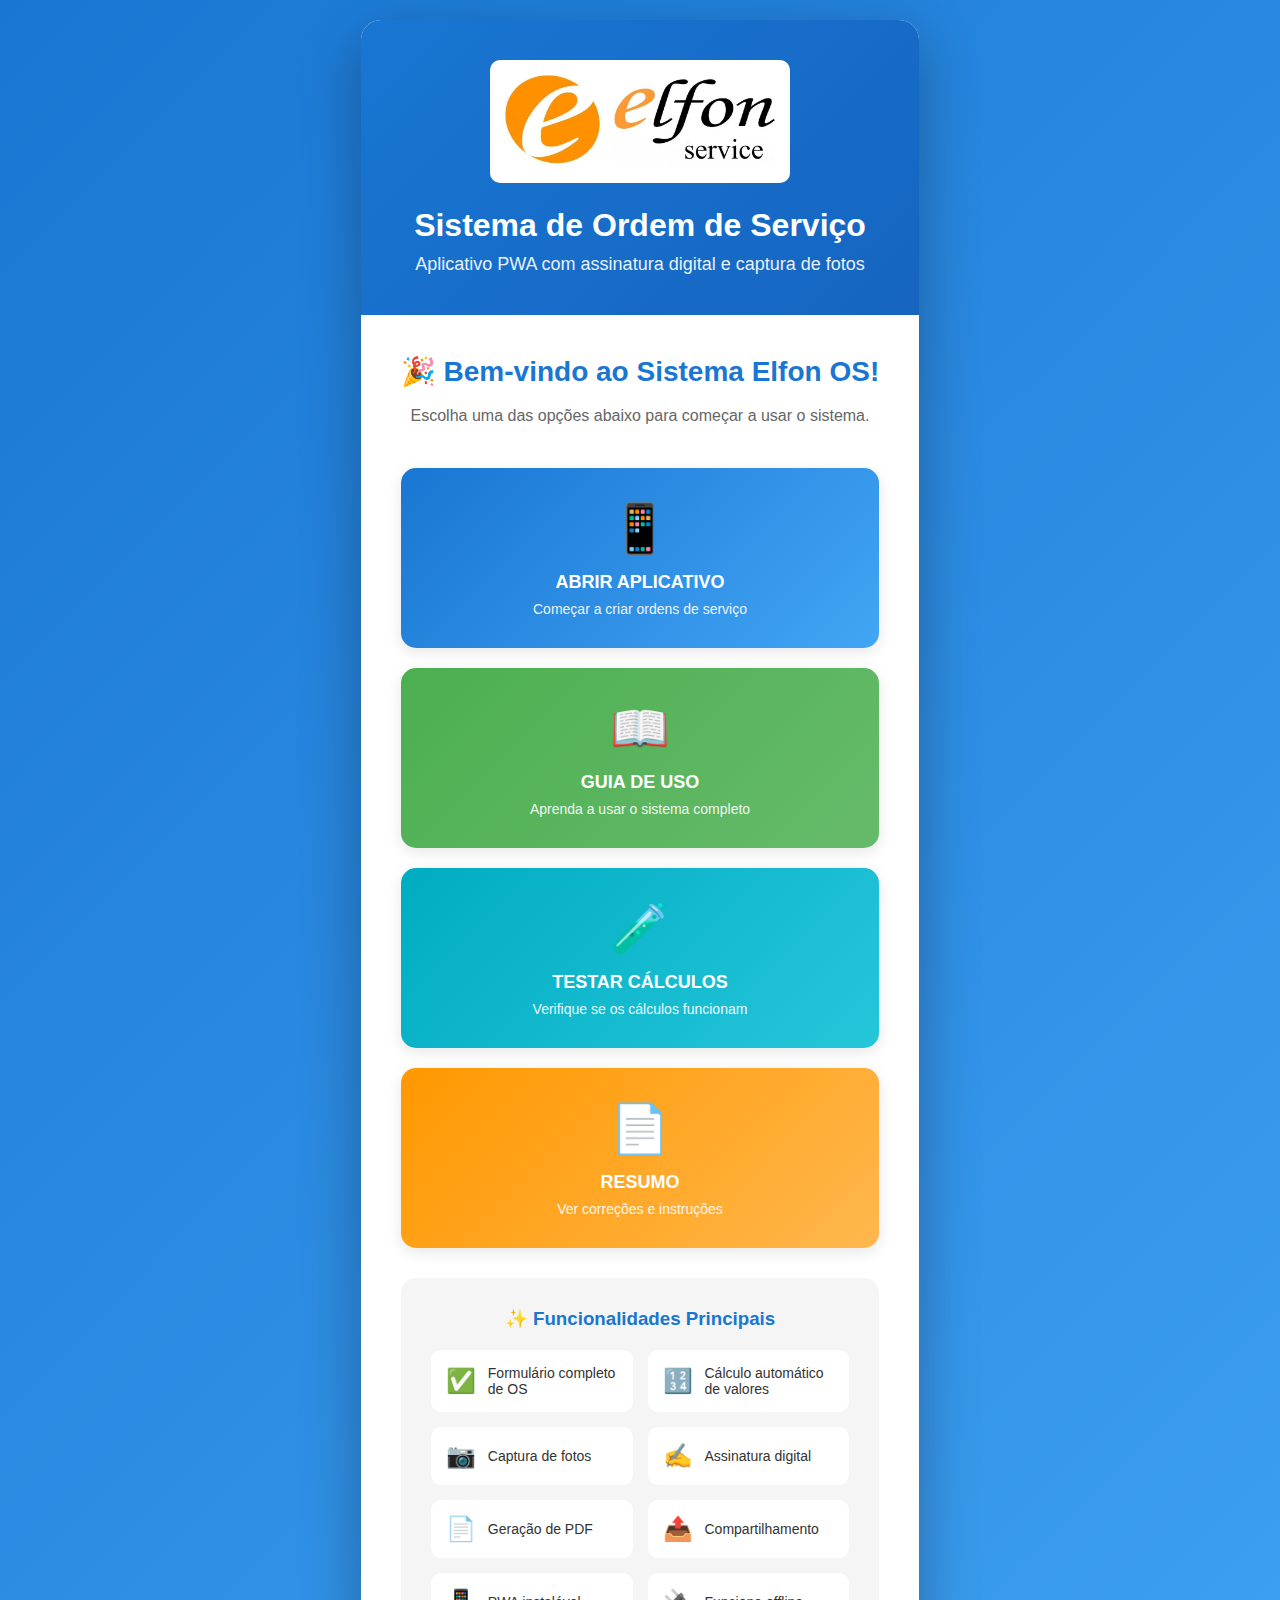
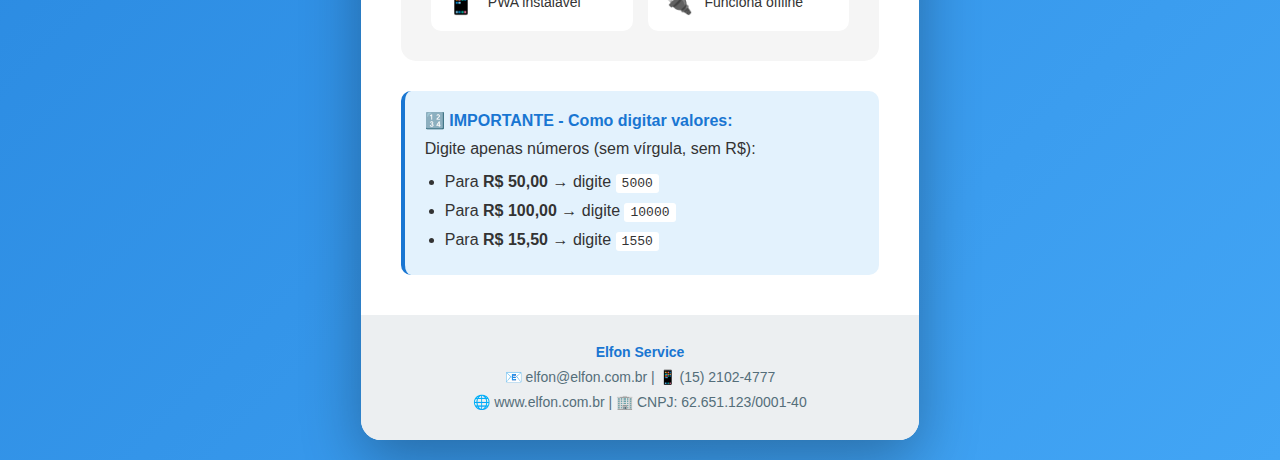
<file: bem-vindo.html>
<!DOCTYPE html>
<html lang="pt-BR">
<head>
    <meta charset="UTF-8">
    <meta name="viewport" content="width=device-width, initial-scale=1.0">
    <title>Bem-vindo - Elfon Service OS</title>
    <style>
        * {
            margin: 0;
            padding: 0;
            box-sizing: border-box;
        }
        
        body {
            font-family: Arial, sans-serif;
            background: linear-gradient(135deg, #1976D2 0%, #42A5F5 100%);
            min-height: 100vh;
            display: flex;
            align-items: center;
            justify-content: center;
            padding: 20px;
        }
        
        .container {
            max-width: 900px;
            background: white;
            border-radius: 20px;
            box-shadow: 0 20px 60px rgba(0,0,0,0.3);
            overflow: hidden;
        }
        
        .header {
            background: linear-gradient(135deg, #1976D2 0%, #1565C0 100%);
            color: white;
            padding: 40px;
            text-align: center;
        }
        
        .logo-img {
            max-width: 300px;
            height: auto;
            margin-bottom: 20px;
            background: white;
            padding: 15px;
            border-radius: 10px;
        }
        
        .header h1 {
            font-size: 32px;
            margin-bottom: 10px;
        }
        
        .header p {
            font-size: 18px;
            opacity: 0.9;
        }
        
        .content {
            padding: 40px;
        }
        
        .welcome-text {
            text-align: center;
            margin-bottom: 40px;
        }
        
        .welcome-text h2 {
            color: #1976D2;
            font-size: 28px;
            margin-bottom: 15px;
        }
        
        .welcome-text p {
            font-size: 16px;
            color: #666;
            line-height: 1.6;
        }
        
        .buttons {
            display: grid;
            grid-template-columns: repeat(auto-fit, minmax(250px, 1fr));
            gap: 20px;
            margin-bottom: 30px;
        }
        
        .btn {
            display: flex;
            flex-direction: column;
            align-items: center;
            justify-content: center;
            padding: 30px 20px;
            text-decoration: none;
            border-radius: 15px;
            transition: all 0.3s;
            box-shadow: 0 4px 15px rgba(0,0,0,0.1);
            min-height: 180px;
        }
        
        .btn:hover {
            transform: translateY(-5px);
            box-shadow: 0 8px 25px rgba(0,0,0,0.2);
        }
        
        .btn-primary {
            background: linear-gradient(135deg, #1976D2 0%, #42A5F5 100%);
            color: white;
        }
        
        .btn-success {
            background: linear-gradient(135deg, #4CAF50 0%, #66BB6A 100%);
            color: white;
        }
        
        .btn-info {
            background: linear-gradient(135deg, #00ACC1 0%, #26C6DA 100%);
            color: white;
        }
        
        .btn-warning {
            background: linear-gradient(135deg, #FF9800 0%, #FFB74D 100%);
            color: white;
        }
        
        .btn-icon {
            font-size: 48px;
            margin-bottom: 15px;
        }
        
        .btn-title {
            font-size: 18px;
            font-weight: bold;
            margin-bottom: 8px;
        }
        
        .btn-desc {
            font-size: 14px;
            opacity: 0.9;
            text-align: center;
        }
        
        .features {
            background: #F5F5F5;
            padding: 30px;
            border-radius: 15px;
            margin-bottom: 30px;
        }
        
        .features h3 {
            color: #1976D2;
            margin-bottom: 20px;
            text-align: center;
        }
        
        .features-grid {
            display: grid;
            grid-template-columns: repeat(auto-fit, minmax(200px, 1fr));
            gap: 15px;
        }
        
        .feature-item {
            background: white;
            padding: 15px;
            border-radius: 10px;
            display: flex;
            align-items: center;
            gap: 12px;
        }
        
        .feature-icon {
            font-size: 24px;
            flex-shrink: 0;
        }
        
        .feature-text {
            font-size: 14px;
            color: #333;
        }
        
        .footer {
            background: #ECEFF1;
            padding: 25px;
            text-align: center;
        }
        
        .footer-info {
            color: #546E7A;
            font-size: 14px;
            line-height: 1.8;
        }
        
        .footer-info strong {
            color: #1976D2;
        }
        
        @media (max-width: 768px) {
            .header {
                padding: 30px 20px;
            }
            
            .header h1 {
                font-size: 24px;
            }
            
            .content {
                padding: 25px;
            }
            
            .welcome-text h2 {
                font-size: 22px;
            }
            
            .buttons {
                grid-template-columns: 1fr;
            }
        }
    </style>
</head>
<body>
    <div class="container">
        <div class="header">
            <img src="logo.jpg" alt="Elfon Service" class="logo-img" onerror="this.style.display='none'">
            <h1>Sistema de Ordem de Serviço</h1>
            <p>Aplicativo PWA com assinatura digital e captura de fotos</p>
        </div>
        
        <div class="content">
            <div class="welcome-text">
                <h2>🎉 Bem-vindo ao Sistema Elfon OS!</h2>
                <p>Escolha uma das opções abaixo para começar a usar o sistema.</p>
            </div>
            
            <div class="buttons">
                <a href="index.html" class="btn btn-primary">
                    <div class="btn-icon">📱</div>
                    <div class="btn-title">ABRIR APLICATIVO</div>
                    <div class="btn-desc">Começar a criar ordens de serviço</div>
                </a>
                
                <a href="guia-de-uso.html" class="btn btn-success">
                    <div class="btn-icon">📖</div>
                    <div class="btn-title">GUIA DE USO</div>
                    <div class="btn-desc">Aprenda a usar o sistema completo</div>
                </a>
                
                <a href="teste-calculo.html" class="btn btn-info">
                    <div class="btn-icon">🧪</div>
                    <div class="btn-title">TESTAR CÁLCULOS</div>
                    <div class="btn-desc">Verifique se os cálculos funcionam</div>
                </a>
                
                <a href="RESUMO-FINAL.txt" class="btn btn-warning">
                    <div class="btn-icon">📄</div>
                    <div class="btn-title">RESUMO</div>
                    <div class="btn-desc">Ver correções e instruções</div>
                </a>
            </div>
            
            <div class="features">
                <h3>✨ Funcionalidades Principais</h3>
                <div class="features-grid">
                    <div class="feature-item">
                        <div class="feature-icon">✅</div>
                        <div class="feature-text">Formulário completo de OS</div>
                    </div>
                    <div class="feature-item">
                        <div class="feature-icon">🔢</div>
                        <div class="feature-text">Cálculo automático de valores</div>
                    </div>
                    <div class="feature-item">
                        <div class="feature-icon">📷</div>
                        <div class="feature-text">Captura de fotos</div>
                    </div>
                    <div class="feature-item">
                        <div class="feature-icon">✍️</div>
                        <div class="feature-text">Assinatura digital</div>
                    </div>
                    <div class="feature-item">
                        <div class="feature-icon">📄</div>
                        <div class="feature-text">Geração de PDF</div>
                    </div>
                    <div class="feature-item">
                        <div class="feature-icon">📤</div>
                        <div class="feature-text">Compartilhamento</div>
                    </div>
                    <div class="feature-item">
                        <div class="feature-icon">📱</div>
                        <div class="feature-text">PWA instalável</div>
                    </div>
                    <div class="feature-item">
                        <div class="feature-icon">🔌</div>
                        <div class="feature-text">Funciona offline</div>
                    </div>
                </div>
            </div>
            
            <div style="background: #E3F2FD; padding: 20px; border-radius: 10px; border-left: 4px solid #1976D2;">
                <h4 style="color: #1976D2; margin-bottom: 10px;">🔢 IMPORTANTE - Como digitar valores:</h4>
                <p style="color: #333; margin-bottom: 10px;">Digite apenas números (sem vírgula, sem R$):</p>
                <ul style="color: #333; margin-left: 20px; line-height: 1.8;">
                    <li>Para <strong>R$ 50,00</strong> → digite <code style="background: white; padding: 2px 6px; border-radius: 3px;">5000</code></li>
                    <li>Para <strong>R$ 100,00</strong> → digite <code style="background: white; padding: 2px 6px; border-radius: 3px;">10000</code></li>
                    <li>Para <strong>R$ 15,50</strong> → digite <code style="background: white; padding: 2px 6px; border-radius: 3px;">1550</code></li>
                </ul>
            </div>
        </div>
        
        <div class="footer">
            <div class="footer-info">
                <strong>Elfon Service</strong><br>
                📧 elfon@elfon.com.br | 📱 (15) 2102-4777<br>
                🌐 www.elfon.com.br | 🏢 CNPJ: 62.651.123/0001-40
            </div>
        </div>
    </div>
</body>
</html>
</file>
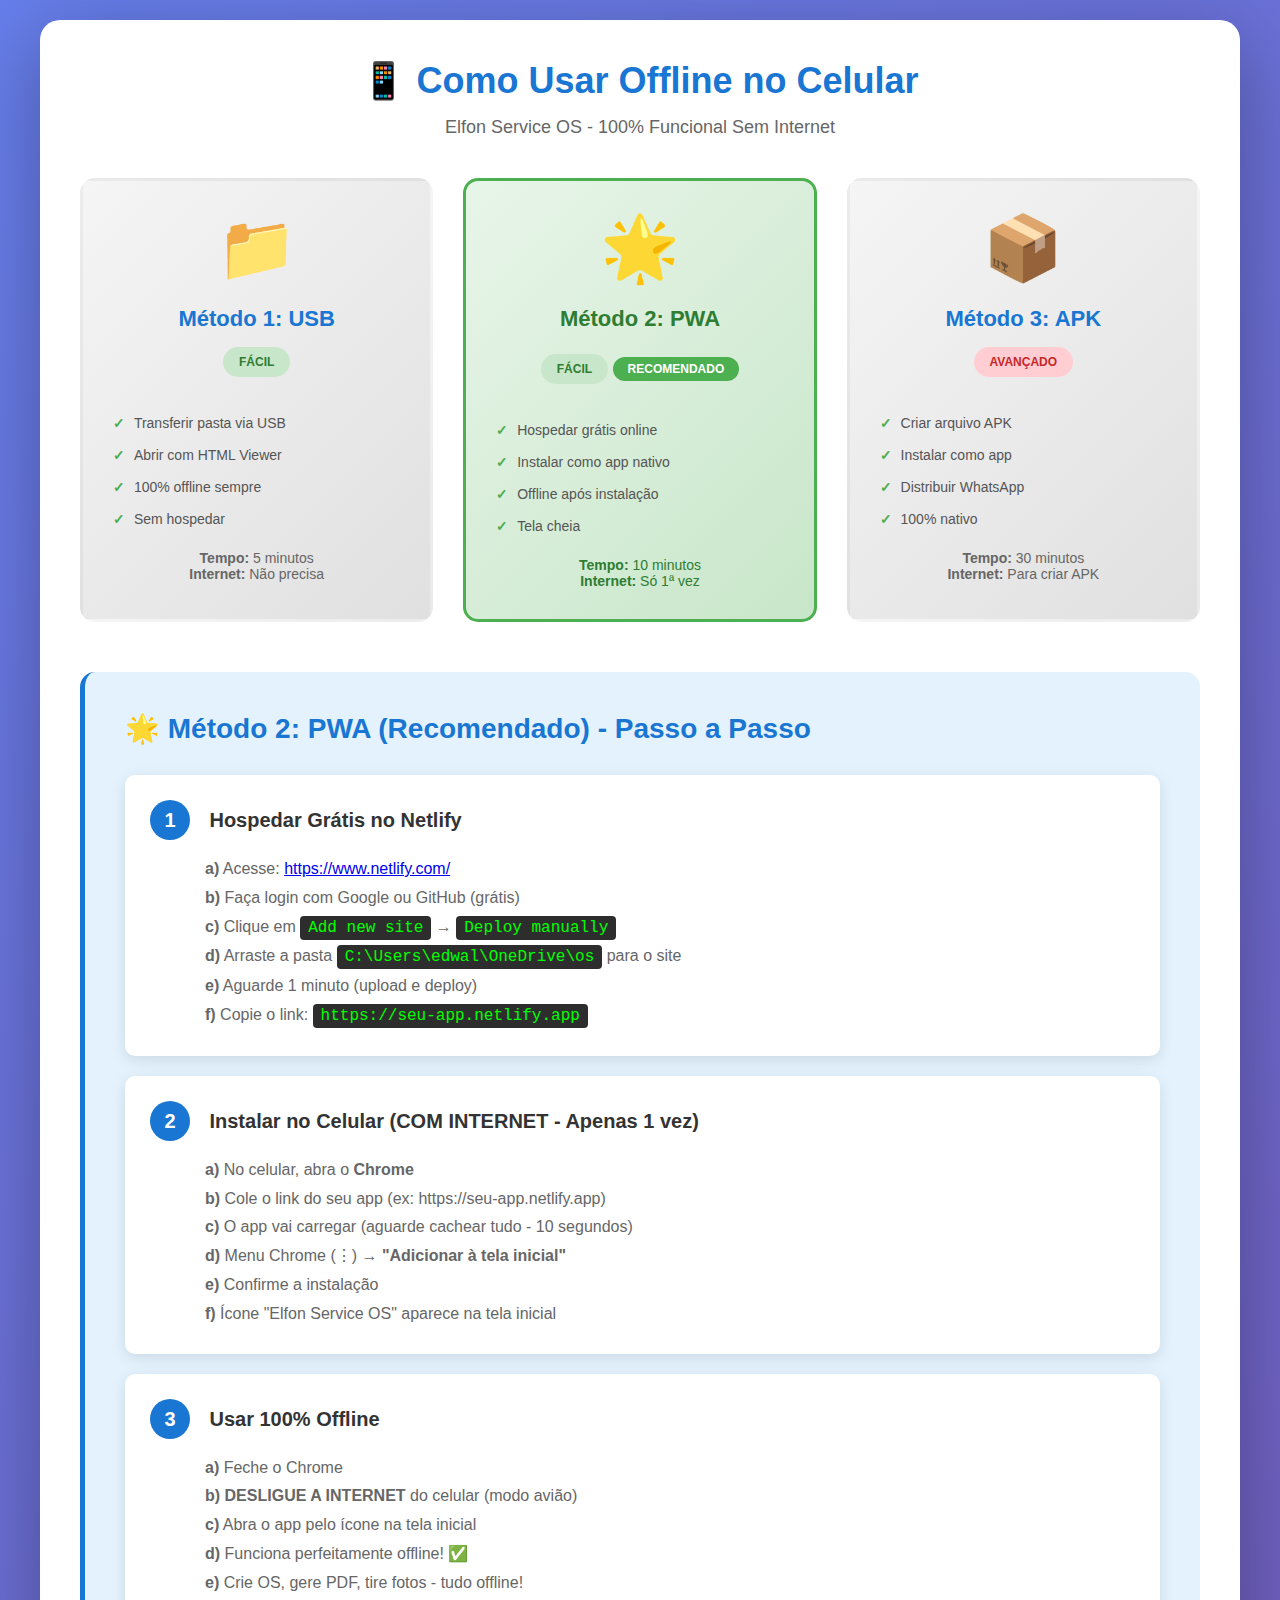
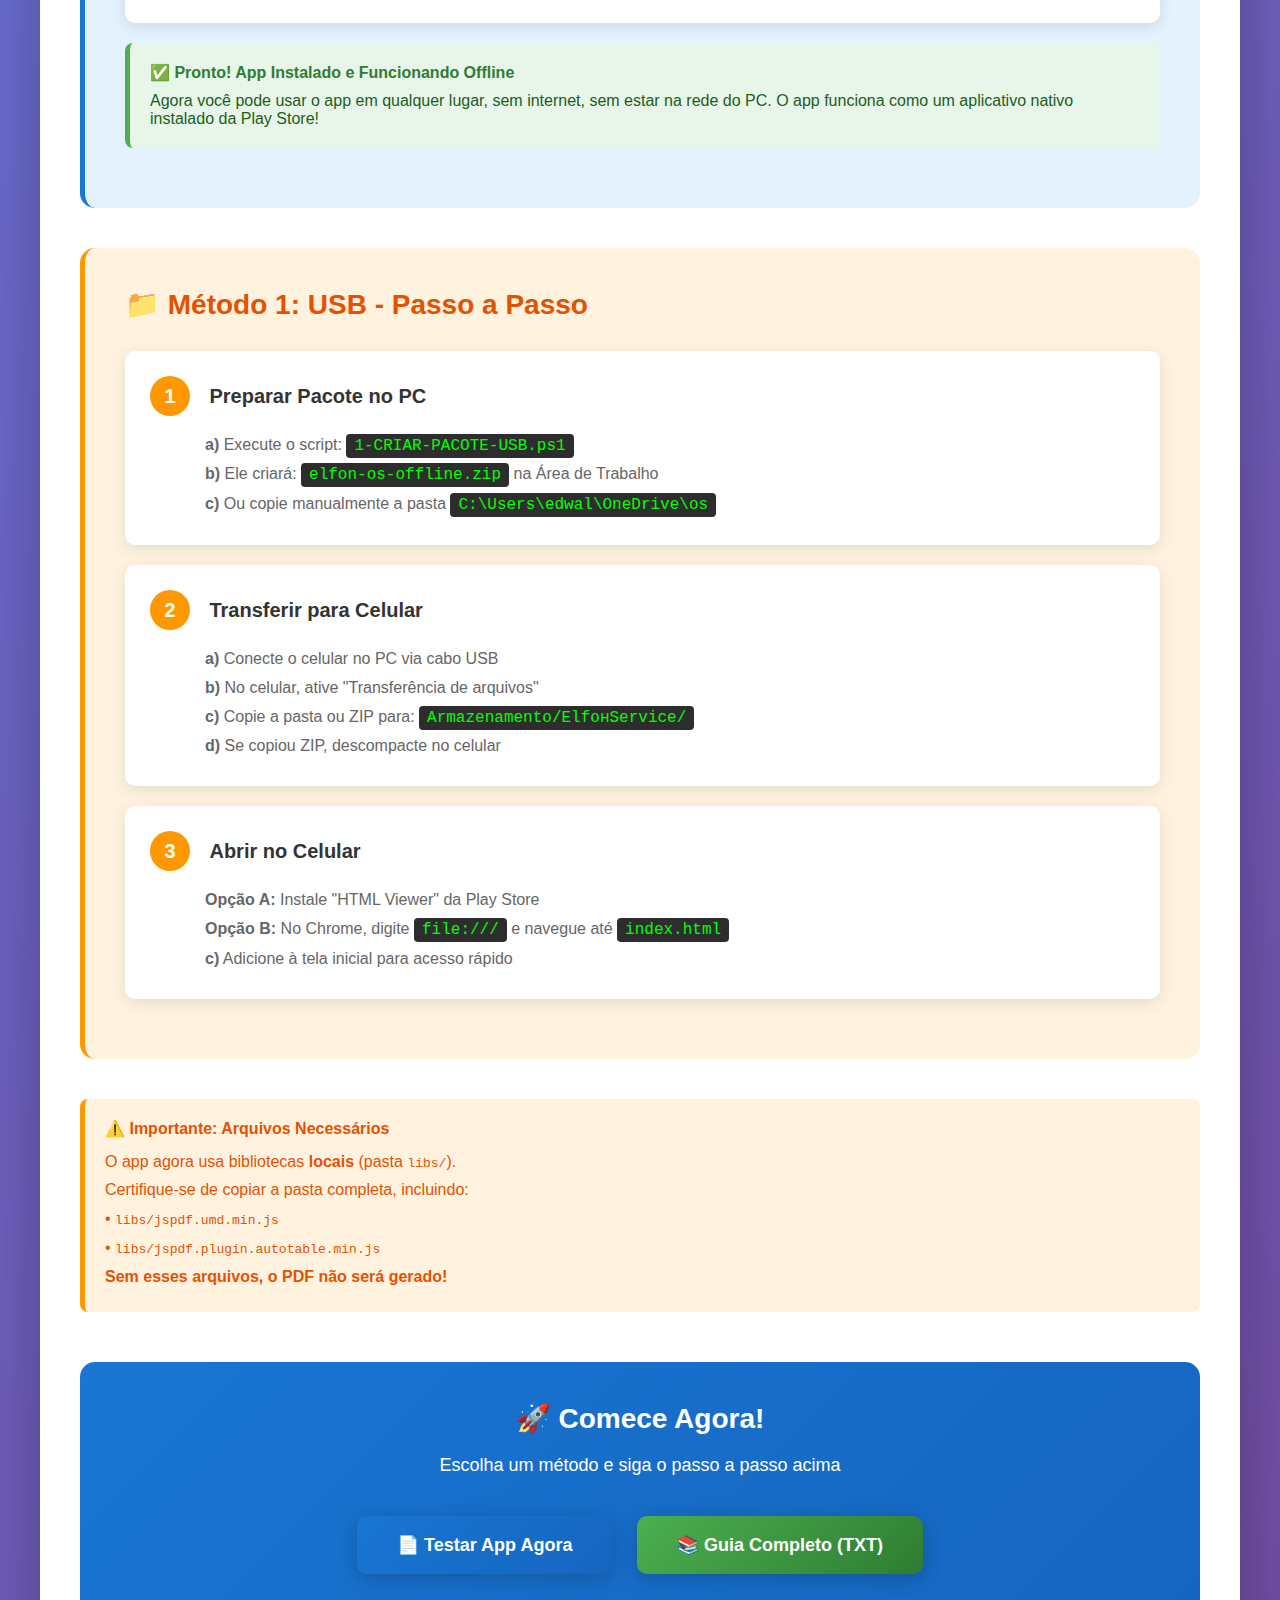
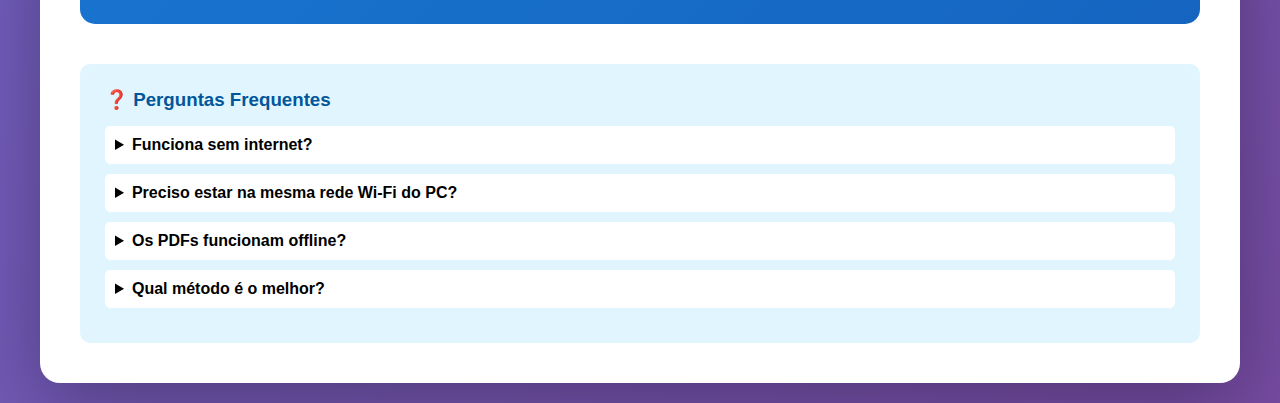
<file: COMO-USAR-OFFLINE.html>
<!DOCTYPE html>
<html lang="pt-BR">
<head>
    <meta charset="UTF-8">
    <meta name="viewport" content="width=device-width, initial-scale=1.0">
    <title>📱 Como Usar Offline no Celular - Elfon Service OS</title>
    <style>
        * {
            margin: 0;
            padding: 0;
            box-sizing: border-box;
        }
        
        body {
            font-family: 'Segoe UI', Tahoma, Geneva, Verdana, sans-serif;
            background: linear-gradient(135deg, #667eea 0%, #764ba2 100%);
            padding: 20px;
            min-height: 100vh;
        }
        
        .container {
            max-width: 1200px;
            margin: 0 auto;
            background: white;
            border-radius: 20px;
            padding: 40px;
            box-shadow: 0 20px 80px rgba(0,0,0,0.3);
        }
        
        h1 {
            text-align: center;
            color: #1976D2;
            margin-bottom: 15px;
            font-size: 36px;
        }
        
        .subtitle {
            text-align: center;
            color: #666;
            margin-bottom: 40px;
            font-size: 18px;
        }
        
        .method-grid {
            display: grid;
            grid-template-columns: repeat(3, 1fr);
            gap: 30px;
            margin-bottom: 50px;
        }
        
        .method-card {
            background: linear-gradient(135deg, #f5f5f5 0%, #e0e0e0 100%);
            border-radius: 15px;
            padding: 30px;
            text-align: center;
            transition: transform 0.3s, box-shadow 0.3s;
            cursor: pointer;
            border: 3px solid transparent;
        }
        
        .method-card:hover {
            transform: translateY(-10px);
            box-shadow: 0 15px 40px rgba(0,0,0,0.2);
        }
        
        .method-card.recommended {
            background: linear-gradient(135deg, #E8F5E9 0%, #C8E6C9 100%);
            border-color: #4CAF50;
        }
        
        .method-card .icon {
            font-size: 64px;
            margin-bottom: 20px;
        }
        
        .method-card h3 {
            color: #1976D2;
            margin-bottom: 15px;
            font-size: 22px;
        }
        
        .method-card.recommended h3 {
            color: #2E7D32;
        }
        
        .method-card .difficulty {
            display: inline-block;
            padding: 8px 16px;
            border-radius: 20px;
            font-size: 12px;
            font-weight: bold;
            margin-bottom: 15px;
        }
        
        .difficulty.easy {
            background: #C8E6C9;
            color: #2E7D32;
        }
        
        .difficulty.medium {
            background: #FFF9C4;
            color: #F57F17;
        }
        
        .difficulty.hard {
            background: #FFCDD2;
            color: #C62828;
        }
        
        .method-card ul {
            text-align: left;
            list-style: none;
            margin-top: 15px;
        }
        
        .method-card ul li {
            padding: 8px 0;
            color: #555;
            font-size: 14px;
        }
        
        .method-card ul li::before {
            content: "✓ ";
            color: #4CAF50;
            font-weight: bold;
            margin-right: 5px;
        }
        
        .badge {
            background: #4CAF50;
            color: white;
            padding: 5px 15px;
            border-radius: 20px;
            font-size: 12px;
            font-weight: bold;
            display: inline-block;
            margin-top: 10px;
        }
        
        .steps-section {
            background: #E3F2FD;
            border-radius: 15px;
            padding: 40px;
            margin: 40px 0;
            border-left: 5px solid #1976D2;
        }
        
        .steps-section h2 {
            color: #1976D2;
            margin-bottom: 30px;
            font-size: 28px;
        }
        
        .step {
            background: white;
            border-radius: 10px;
            padding: 25px;
            margin-bottom: 20px;
            box-shadow: 0 4px 15px rgba(0,0,0,0.1);
        }
        
        .step-number {
            display: inline-block;
            width: 40px;
            height: 40px;
            background: #1976D2;
            color: white;
            border-radius: 50%;
            text-align: center;
            line-height: 40px;
            font-weight: bold;
            margin-right: 15px;
            font-size: 20px;
        }
        
        .step h3 {
            display: inline;
            color: #333;
            font-size: 20px;
        }
        
        .step p {
            margin-top: 15px;
            color: #666;
            line-height: 1.8;
            margin-left: 55px;
        }
        
        .step code {
            background: #2d2d2d;
            color: #0f0;
            padding: 3px 8px;
            border-radius: 4px;
            font-family: 'Courier New', monospace;
        }
        
        .warning-box {
            background: #FFF3E0;
            border-left: 5px solid #FF9800;
            padding: 20px;
            border-radius: 8px;
            margin: 20px 0;
        }
        
        .warning-box h4 {
            color: #E65100;
            margin-bottom: 10px;
        }
        
        .success-box {
            background: #E8F5E9;
            border-left: 5px solid #4CAF50;
            padding: 20px;
            border-radius: 8px;
            margin: 20px 0;
        }
        
        .success-box h4 {
            color: #2E7D32;
            margin-bottom: 10px;
        }
        
        .btn-primary {
            display: inline-block;
            background: linear-gradient(135deg, #1976D2 0%, #1565C0 100%);
            color: white;
            padding: 18px 40px;
            text-decoration: none;
            border-radius: 10px;
            font-weight: bold;
            margin: 10px;
            font-size: 18px;
            transition: all 0.3s;
            box-shadow: 0 4px 20px rgba(0,0,0,0.2);
            border: none;
            cursor: pointer;
        }
        
        .btn-primary:hover {
            transform: translateY(-3px);
            box-shadow: 0 6px 30px rgba(0,0,0,0.3);
        }
        
        .btn-secondary {
            background: linear-gradient(135deg, #4CAF50 0%, #2E7D32 100%);
        }
        
        .cta-section {
            text-align: center;
            margin-top: 50px;
            padding: 40px;
            background: linear-gradient(135deg, #1976D2 0%, #1565C0 100%);
            border-radius: 15px;
            color: white;
        }
        
        .cta-section h2 {
            margin-bottom: 20px;
            font-size: 28px;
        }
        
        @media (max-width: 768px) {
            .method-grid {
                grid-template-columns: 1fr;
            }
        }
    </style>
</head>
<body>
    <div class="container">
        <h1>📱 Como Usar Offline no Celular</h1>
        <p class="subtitle">Elfon Service OS - 100% Funcional Sem Internet</p>
        
        <div class="method-grid">
            <!-- MÉTODO 1 -->
            <div class="method-card">
                <div class="icon">📁</div>
                <h3>Método 1: USB</h3>
                <span class="difficulty easy">FÁCIL</span>
                <ul>
                    <li>Transferir pasta via USB</li>
                    <li>Abrir com HTML Viewer</li>
                    <li>100% offline sempre</li>
                    <li>Sem hospedar</li>
                </ul>
                <p style="margin-top: 15px; color: #666; font-size: 14px;">
                    <strong>Tempo:</strong> 5 minutos<br>
                    <strong>Internet:</strong> Não precisa
                </p>
            </div>
            
            <!-- MÉTODO 2 (RECOMENDADO) -->
            <div class="method-card recommended">
                <div class="icon">🌟</div>
                <h3>Método 2: PWA</h3>
                <span class="difficulty easy">FÁCIL</span>
                <span class="badge">RECOMENDADO</span>
                <ul>
                    <li>Hospedar grátis online</li>
                    <li>Instalar como app nativo</li>
                    <li>Offline após instalação</li>
                    <li>Tela cheia</li>
                </ul>
                <p style="margin-top: 15px; color: #2E7D32; font-size: 14px;">
                    <strong>Tempo:</strong> 10 minutos<br>
                    <strong>Internet:</strong> Só 1ª vez
                </p>
            </div>
            
            <!-- MÉTODO 3 -->
            <div class="method-card">
                <div class="icon">📦</div>
                <h3>Método 3: APK</h3>
                <span class="difficulty hard">AVANÇADO</span>
                <ul>
                    <li>Criar arquivo APK</li>
                    <li>Instalar como app</li>
                    <li>Distribuir WhatsApp</li>
                    <li>100% nativo</li>
                </ul>
                <p style="margin-top: 15px; color: #666; font-size: 14px;">
                    <strong>Tempo:</strong> 30 minutos<br>
                    <strong>Internet:</strong> Para criar APK
                </p>
            </div>
        </div>
        
        <!-- MÉTODO 2 DETALHADO (RECOMENDADO) -->
        <div class="steps-section">
            <h2>🌟 Método 2: PWA (Recomendado) - Passo a Passo</h2>
            
            <div class="step">
                <span class="step-number">1</span>
                <h3>Hospedar Grátis no Netlify</h3>
                <p>
                    <strong>a)</strong> Acesse: <a href="https://www.netlify.com/" target="_blank">https://www.netlify.com/</a><br>
                    <strong>b)</strong> Faça login com Google ou GitHub (grátis)<br>
                    <strong>c)</strong> Clique em <code>Add new site</code> → <code>Deploy manually</code><br>
                    <strong>d)</strong> Arraste a pasta <code>C:\Users\edwal\OneDrive\os</code> para o site<br>
                    <strong>e)</strong> Aguarde 1 minuto (upload e deploy)<br>
                    <strong>f)</strong> Copie o link: <code>https://seu-app.netlify.app</code>
                </p>
            </div>
            
            <div class="step">
                <span class="step-number">2</span>
                <h3>Instalar no Celular (COM INTERNET - Apenas 1 vez)</h3>
                <p>
                    <strong>a)</strong> No celular, abra o <strong>Chrome</strong><br>
                    <strong>b)</strong> Cole o link do seu app (ex: https://seu-app.netlify.app)<br>
                    <strong>c)</strong> O app vai carregar (aguarde cachear tudo - 10 segundos)<br>
                    <strong>d)</strong> Menu Chrome (⋮) → <strong>"Adicionar à tela inicial"</strong><br>
                    <strong>e)</strong> Confirme a instalação<br>
                    <strong>f)</strong> Ícone "Elfon Service OS" aparece na tela inicial
                </p>
            </div>
            
            <div class="step">
                <span class="step-number">3</span>
                <h3>Usar 100% Offline</h3>
                <p>
                    <strong>a)</strong> Feche o Chrome<br>
                    <strong>b)</strong> <strong>DESLIGUE A INTERNET</strong> do celular (modo avião)<br>
                    <strong>c)</strong> Abra o app pelo ícone na tela inicial<br>
                    <strong>d)</strong> Funciona perfeitamente offline! ✅<br>
                    <strong>e)</strong> Crie OS, gere PDF, tire fotos - tudo offline!
                </p>
            </div>
            
            <div class="success-box">
                <h4>✅ Pronto! App Instalado e Funcionando Offline</h4>
                <p style="margin-top: 10px; color: #1B5E20;">
                    Agora você pode usar o app em qualquer lugar, sem internet, sem estar na rede do PC.
                    O app funciona como um aplicativo nativo instalado da Play Store!
                </p>
            </div>
        </div>
        
        <!-- MÉTODO 1 DETALHADO -->
        <div class="steps-section" style="background: #FFF3E0; border-left-color: #FF9800;">
            <h2 style="color: #E65100;">📁 Método 1: USB - Passo a Passo</h2>
            
            <div class="step">
                <span class="step-number" style="background: #FF9800;">1</span>
                <h3>Preparar Pacote no PC</h3>
                <p>
                    <strong>a)</strong> Execute o script: <code>1-CRIAR-PACOTE-USB.ps1</code><br>
                    <strong>b)</strong> Ele criará: <code>elfon-os-offline.zip</code> na Área de Trabalho<br>
                    <strong>c)</strong> Ou copie manualmente a pasta <code>C:\Users\edwal\OneDrive\os</code>
                </p>
            </div>
            
            <div class="step">
                <span class="step-number" style="background: #FF9800;">2</span>
                <h3>Transferir para Celular</h3>
                <p>
                    <strong>a)</strong> Conecte o celular no PC via cabo USB<br>
                    <strong>b)</strong> No celular, ative "Transferência de arquivos"<br>
                    <strong>c)</strong> Copie a pasta ou ZIP para: <code>Armazenamento/ElfонService/</code><br>
                    <strong>d)</strong> Se copiou ZIP, descompacte no celular
                </p>
            </div>
            
            <div class="step">
                <span class="step-number" style="background: #FF9800;">3</span>
                <h3>Abrir no Celular</h3>
                <p>
                    <strong>Opção A:</strong> Instale "HTML Viewer" da Play Store<br>
                    <strong>Opção B:</strong> No Chrome, digite <code>file:///</code> e navegue até <code>index.html</code><br>
                    <strong>c)</strong> Adicione à tela inicial para acesso rápido
                </p>
            </div>
        </div>
        
        <div class="warning-box">
            <h4>⚠️ Importante: Arquivos Necessários</h4>
            <p style="margin-top: 10px; color: #E65100; line-height: 1.8;">
                O app agora usa bibliotecas <strong>locais</strong> (pasta <code>libs/</code>).<br>
                Certifique-se de copiar a pasta completa, incluindo:<br>
                • <code>libs/jspdf.umd.min.js</code><br>
                • <code>libs/jspdf.plugin.autotable.min.js</code><br>
                <strong>Sem esses arquivos, o PDF não será gerado!</strong>
            </p>
        </div>
        
        <div class="cta-section">
            <h2>🚀 Comece Agora!</h2>
            <p style="margin-bottom: 30px; font-size: 18px;">
                Escolha um método e siga o passo a passo acima
            </p>
            <button class="btn-primary" onclick="window.location.href='index.html'">
                📄 Testar App Agora
            </button>
            <button class="btn-primary btn-secondary" onclick="window.location.href='GUIA-OFFLINE-CELULAR.txt'">
                📚 Guia Completo (TXT)
            </button>
        </div>
        
        <div style="margin-top: 40px; padding: 25px; background: #E1F5FE; border-radius: 10px;">
            <h3 style="color: #01579B; margin-bottom: 15px;">❓ Perguntas Frequentes</h3>
            
            <details style="margin: 10px 0; cursor: pointer;">
                <summary style="font-weight: bold; padding: 10px; background: white; border-radius: 5px;">
                    Funciona sem internet?
                </summary>
                <p style="padding: 15px; color: #555;">
                    <strong>Método 1:</strong> SIM, 100% offline desde o início.<br>
                    <strong>Método 2:</strong> SIM, offline após 1ª instalação (precisa internet só uma vez).<br>
                    <strong>Método 3:</strong> SIM, 100% offline após instalação do APK.
                </p>
            </details>
            
            <details style="margin: 10px 0; cursor: pointer;">
                <summary style="font-weight: bold; padding: 10px; background: white; border-radius: 5px;">
                    Preciso estar na mesma rede Wi-Fi do PC?
                </summary>
                <p style="padding: 15px; color: #555;">
                    <strong>NÃO!</strong> Após instalação, o app funciona totalmente independente do PC.
                    Pode levar o celular para qualquer lugar.
                </p>
            </details>
            
            <details style="margin: 10px 0; cursor: pointer;">
                <summary style="font-weight: bold; padding: 10px; background: white; border-radius: 5px;">
                    Os PDFs funcionam offline?
                </summary>
                <p style="padding: 15px; color: #555;">
                    <strong>SIM!</strong> As bibliotecas jsPDF estão agora incluídas localmente (pasta <code>libs/</code>).
                    Gera PDF 100% offline sem precisar de internet.
                </p>
            </details>
            
            <details style="margin: 10px 0; cursor: pointer;">
                <summary style="font-weight: bold; padding: 10px; background: white; border-radius: 5px;">
                    Qual método é o melhor?
                </summary>
                <p style="padding: 15px; color: #555;">
                    <strong>Recomendamos o Método 2 (PWA)</strong> porque:<br>
                    • Experiência de app nativo<br>
                    • Ícone na tela inicial<br>
                    • Abre em tela cheia<br>
                    • Funciona 100% offline após instalação<br>
                    • Fácil de instalar (5-10 minutos)
                </p>
            </details>
        </div>
    </div>
</body>
</html>
</file>
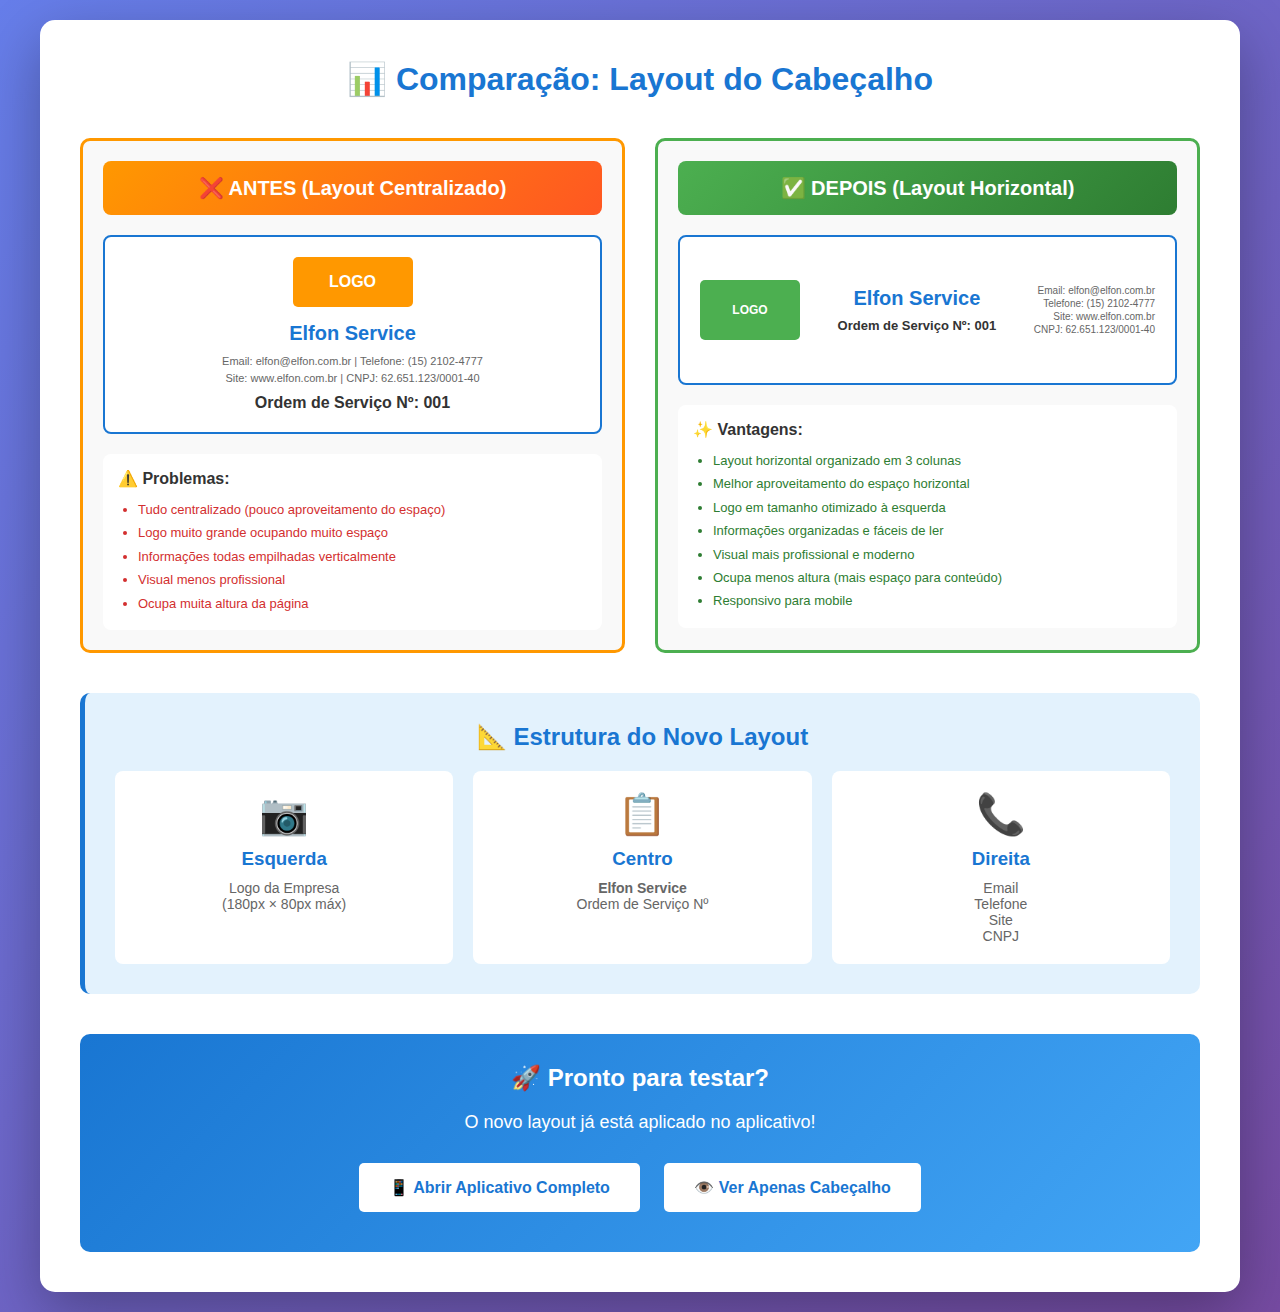
<file: comparacao-layout.html>
<!DOCTYPE html>
<html lang="pt-BR">
<head>
    <meta charset="UTF-8">
    <meta name="viewport" content="width=device-width, initial-scale=1.0">
    <title>Comparação: Antes vs Depois - Layout do Cabeçalho</title>
    <style>
        * {
            margin: 0;
            padding: 0;
            box-sizing: border-box;
        }
        
        body {
            font-family: Arial, sans-serif;
            background: linear-gradient(135deg, #667eea 0%, #764ba2 100%);
            padding: 20px;
        }
        
        .container {
            max-width: 1200px;
            margin: 0 auto;
            background: white;
            border-radius: 15px;
            padding: 40px;
            box-shadow: 0 20px 60px rgba(0,0,0,0.3);
        }
        
        h1 {
            text-align: center;
            color: #1976D2;
            margin-bottom: 40px;
            font-size: 32px;
        }
        
        .comparison {
            display: grid;
            grid-template-columns: 1fr 1fr;
            gap: 30px;
            margin-bottom: 40px;
        }
        
        .version {
            background: #f9f9f9;
            border-radius: 10px;
            padding: 20px;
            border: 3px solid #ddd;
        }
        
        .version.old {
            border-color: #ff9800;
        }
        
        .version.new {
            border-color: #4CAF50;
        }
        
        .version-title {
            text-align: center;
            padding: 15px;
            border-radius: 8px;
            margin-bottom: 20px;
            font-size: 20px;
            font-weight: bold;
            color: white;
        }
        
        .old .version-title {
            background: linear-gradient(135deg, #ff9800 0%, #ff5722 100%);
        }
        
        .new .version-title {
            background: linear-gradient(135deg, #4CAF50 0%, #2E7D32 100%);
        }
        
        .header-mockup {
            background: white;
            border: 2px solid #1976D2;
            border-radius: 8px;
            padding: 20px;
            min-height: 150px;
        }
        
        .old-layout {
            text-align: center;
        }
        
        .old-layout .logo-placeholder {
            width: 120px;
            height: 50px;
            background: #ff9800;
            margin: 0 auto 15px;
            border-radius: 5px;
            display: flex;
            align-items: center;
            justify-content: center;
            color: white;
            font-weight: bold;
        }
        
        .old-layout h2 {
            color: #1976D2;
            font-size: 20px;
            margin-bottom: 10px;
        }
        
        .old-layout p {
            font-size: 11px;
            color: #666;
            margin: 5px 0;
        }
        
        .old-layout .os-number {
            margin-top: 10px;
            font-weight: bold;
            color: #333;
        }
        
        .new-layout {
            display: flex;
            align-items: center;
            gap: 15px;
        }
        
        .new-layout .logo-placeholder {
            width: 100px;
            height: 60px;
            background: #4CAF50;
            border-radius: 5px;
            flex-shrink: 0;
            display: flex;
            align-items: center;
            justify-content: center;
            color: white;
            font-weight: bold;
            font-size: 12px;
        }
        
        .new-layout .center-section {
            flex: 1;
            text-align: center;
        }
        
        .new-layout .center-section h2 {
            color: #1976D2;
            font-size: 20px;
            margin-bottom: 8px;
        }
        
        .new-layout .center-section .os-number {
            font-weight: bold;
            color: #333;
            font-size: 13px;
        }
        
        .new-layout .right-section {
            text-align: right;
            flex-shrink: 0;
        }
        
        .new-layout .right-section p {
            font-size: 10px;
            color: #666;
            margin: 2px 0;
        }
        
        .features {
            margin-top: 20px;
            background: white;
            border-radius: 8px;
            padding: 15px;
        }
        
        .features h3 {
            color: #333;
            font-size: 16px;
            margin-bottom: 10px;
        }
        
        .features ul {
            margin-left: 20px;
            font-size: 13px;
            line-height: 1.8;
        }
        
        .features.pros li {
            color: #2E7D32;
        }
        
        .features.cons li {
            color: #D32F2F;
        }
        
        .cta-section {
            text-align: center;
            margin-top: 40px;
            padding: 30px;
            background: linear-gradient(135deg, #1976D2 0%, #42A5F5 100%);
            border-radius: 10px;
            color: white;
        }
        
        .cta-section h2 {
            margin-bottom: 20px;
        }
        
        .btn {
            display: inline-block;
            background: white;
            color: #1976D2;
            padding: 15px 30px;
            text-decoration: none;
            border-radius: 5px;
            font-weight: bold;
            margin: 10px;
            transition: transform 0.3s;
        }
        
        .btn:hover {
            transform: translateY(-3px);
        }
        
        @media (max-width: 768px) {
            .comparison {
                grid-template-columns: 1fr;
            }
            
            .new-layout {
                flex-direction: column;
            }
            
            .new-layout .right-section {
                text-align: center;
            }
        }
    </style>
</head>
<body>
    <div class="container">
        <h1>📊 Comparação: Layout do Cabeçalho</h1>
        
        <div class="comparison">
            <!-- ANTES -->
            <div class="version old">
                <div class="version-title">❌ ANTES (Layout Centralizado)</div>
                
                <div class="header-mockup old-layout">
                    <div class="logo-placeholder">LOGO</div>
                    <h2>Elfon Service</h2>
                    <p>Email: elfon@elfon.com.br | Telefone: (15) 2102-4777</p>
                    <p>Site: www.elfon.com.br | CNPJ: 62.651.123/0001-40</p>
                    <div class="os-number">Ordem de Serviço Nº: 001</div>
                </div>
                
                <div class="features cons">
                    <h3>⚠️ Problemas:</h3>
                    <ul>
                        <li>Tudo centralizado (pouco aproveitamento do espaço)</li>
                        <li>Logo muito grande ocupando muito espaço</li>
                        <li>Informações todas empilhadas verticalmente</li>
                        <li>Visual menos profissional</li>
                        <li>Ocupa muita altura da página</li>
                    </ul>
                </div>
            </div>
            
            <!-- DEPOIS -->
            <div class="version new">
                <div class="version-title">✅ DEPOIS (Layout Horizontal)</div>
                
                <div class="header-mockup new-layout">
                    <div class="logo-placeholder">LOGO</div>
                    <div class="center-section">
                        <h2>Elfon Service</h2>
                        <div class="os-number">Ordem de Serviço Nº: 001</div>
                    </div>
                    <div class="right-section">
                        <p>Email: elfon@elfon.com.br</p>
                        <p>Telefone: (15) 2102-4777</p>
                        <p>Site: www.elfon.com.br</p>
                        <p>CNPJ: 62.651.123/0001-40</p>
                    </div>
                </div>
                
                <div class="features pros">
                    <h3>✨ Vantagens:</h3>
                    <ul>
                        <li>Layout horizontal organizado em 3 colunas</li>
                        <li>Melhor aproveitamento do espaço horizontal</li>
                        <li>Logo em tamanho otimizado à esquerda</li>
                        <li>Informações organizadas e fáceis de ler</li>
                        <li>Visual mais profissional e moderno</li>
                        <li>Ocupa menos altura (mais espaço para conteúdo)</li>
                        <li>Responsivo para mobile</li>
                    </ul>
                </div>
            </div>
        </div>
        
        <div style="background: #E3F2FD; padding: 30px; border-radius: 10px; border-left: 5px solid #1976D2;">
            <h2 style="color: #1976D2; margin-bottom: 15px; text-align: center;">
                📐 Estrutura do Novo Layout
            </h2>
            
            <div style="display: grid; grid-template-columns: repeat(3, 1fr); gap: 20px; margin-top: 20px;">
                <div style="background: white; padding: 20px; border-radius: 8px; text-align: center;">
                    <div style="font-size: 40px; margin-bottom: 10px;">📷</div>
                    <h3 style="color: #1976D2; margin-bottom: 10px;">Esquerda</h3>
                    <p style="font-size: 14px; color: #666;">Logo da Empresa<br>(180px × 80px máx)</p>
                </div>
                
                <div style="background: white; padding: 20px; border-radius: 8px; text-align: center;">
                    <div style="font-size: 40px; margin-bottom: 10px;">📋</div>
                    <h3 style="color: #1976D2; margin-bottom: 10px;">Centro</h3>
                    <p style="font-size: 14px; color: #666;">
                        <strong>Elfon Service</strong><br>
                        Ordem de Serviço Nº
                    </p>
                </div>
                
                <div style="background: white; padding: 20px; border-radius: 8px; text-align: center;">
                    <div style="font-size: 40px; margin-bottom: 10px;">📞</div>
                    <h3 style="color: #1976D2; margin-bottom: 10px;">Direita</h3>
                    <p style="font-size: 14px; color: #666;">
                        Email<br>Telefone<br>Site<br>CNPJ
                    </p>
                </div>
            </div>
        </div>
        
        <div class="cta-section">
            <h2>🚀 Pronto para testar?</h2>
            <p style="margin-bottom: 20px; font-size: 18px;">
                O novo layout já está aplicado no aplicativo!
            </p>
            <a href="index.html" class="btn">📱 Abrir Aplicativo Completo</a>
            <a href="demo-cabecalho.html" class="btn">👁️ Ver Apenas Cabeçalho</a>
        </div>
    </div>
</body>
</html>
</file>
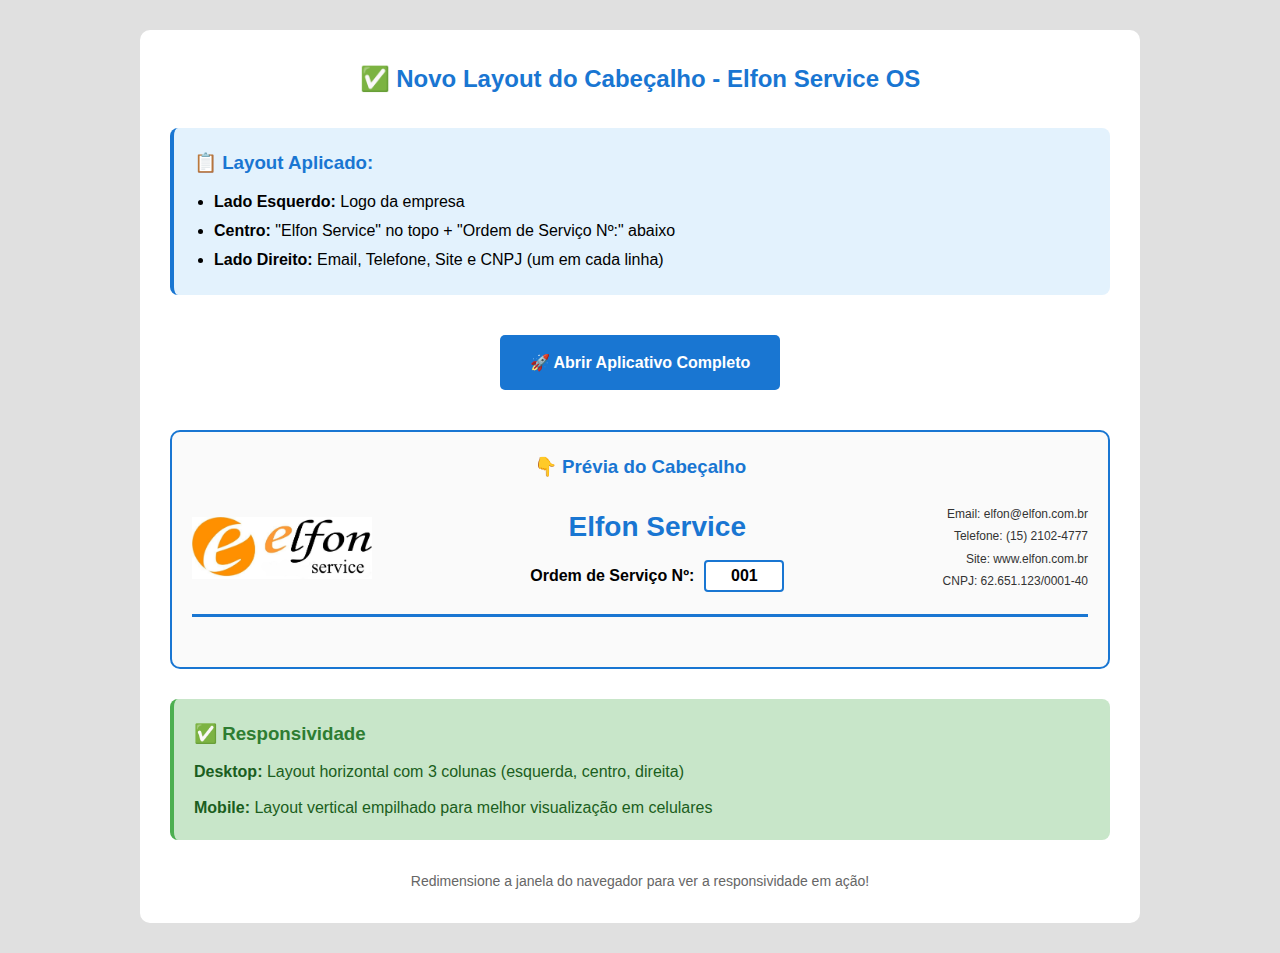
<file: demo-cabecalho.html>
<!DOCTYPE html>
<html lang="pt-BR">
<head>
    <meta charset="UTF-8">
    <meta name="viewport" content="width=device-width, initial-scale=1.0">
    <title>Demonstração - Novo Layout do Cabeçalho</title>
    <link rel="stylesheet" href="styles.css">
    <style>
        body {
            background-color: #e0e0e0;
        }
        .demo-container {
            max-width: 1000px;
            margin: 20px auto;
            background: white;
            padding: 30px;
            border-radius: 10px;
        }
        .demo-title {
            text-align: center;
            color: #1976D2;
            margin-bottom: 30px;
            font-size: 24px;
        }
        .demo-description {
            background: #E3F2FD;
            padding: 20px;
            border-radius: 8px;
            border-left: 4px solid #1976D2;
            margin-bottom: 30px;
        }
        .demo-description h3 {
            color: #1976D2;
            margin-bottom: 10px;
        }
        .demo-description ul {
            margin-left: 20px;
            line-height: 1.8;
        }
        .btn-demo {
            display: inline-block;
            background: #1976D2;
            color: white;
            padding: 15px 30px;
            text-decoration: none;
            border-radius: 5px;
            font-weight: bold;
            margin: 10px;
        }
        .btn-demo:hover {
            background: #1565C0;
        }
    </style>
</head>
<body>
    <div class="demo-container">
        <h1 class="demo-title">✅ Novo Layout do Cabeçalho - Elfon Service OS</h1>
        
        <div class="demo-description">
            <h3>📋 Layout Aplicado:</h3>
            <ul>
                <li><strong>Lado Esquerdo:</strong> Logo da empresa</li>
                <li><strong>Centro:</strong> "Elfon Service" no topo + "Ordem de Serviço Nº:" abaixo</li>
                <li><strong>Lado Direito:</strong> Email, Telefone, Site e CNPJ (um em cada linha)</li>
            </ul>
        </div>

        <div style="text-align: center; margin-bottom: 30px;">
            <a href="index.html" class="btn-demo">🚀 Abrir Aplicativo Completo</a>
        </div>

        <div style="border: 2px solid #1976D2; border-radius: 10px; padding: 20px; background: #fafafa;">
            <h3 style="color: #1976D2; margin-bottom: 20px; text-align: center;">👇 Prévia do Cabeçalho</h3>
            
            <header class="header">
                <div class="header-left">
                    <img src="logo.jpg" alt="Elfon Service" class="logo" onerror="this.src='logo.png'">
                </div>
                <div class="header-center">
                    <h1>Elfon Service</h1>
                    <div class="os-number-inline">
                        <label for="osNumberDemo">Ordem de Serviço Nº:</label>
                        <input type="text" id="osNumberDemo" value="001" maxlength="10">
                    </div>
                </div>
                <div class="header-right">
                    <p>Email: elfon@elfon.com.br</p>
                    <p>Telefone: (15) 2102-4777</p>
                    <p>Site: www.elfon.com.br</p>
                    <p>CNPJ: 62.651.123/0001-40</p>
                </div>
            </header>
        </div>

        <div style="margin-top: 30px; padding: 20px; background: #C8E6C9; border-radius: 8px; border-left: 4px solid #4CAF50;">
            <h3 style="color: #2E7D32; margin-bottom: 10px;">✅ Responsividade</h3>
            <p style="color: #1B5E20; margin-bottom: 10px;">
                <strong>Desktop:</strong> Layout horizontal com 3 colunas (esquerda, centro, direita)
            </p>
            <p style="color: #1B5E20;">
                <strong>Mobile:</strong> Layout vertical empilhado para melhor visualização em celulares
            </p>
        </div>

        <div style="margin-top: 30px; text-align: center;">
            <p style="color: #666; font-size: 14px;">
                Redimensione a janela do navegador para ver a responsividade em ação!
            </p>
        </div>
    </div>
</body>
</html>
</file>
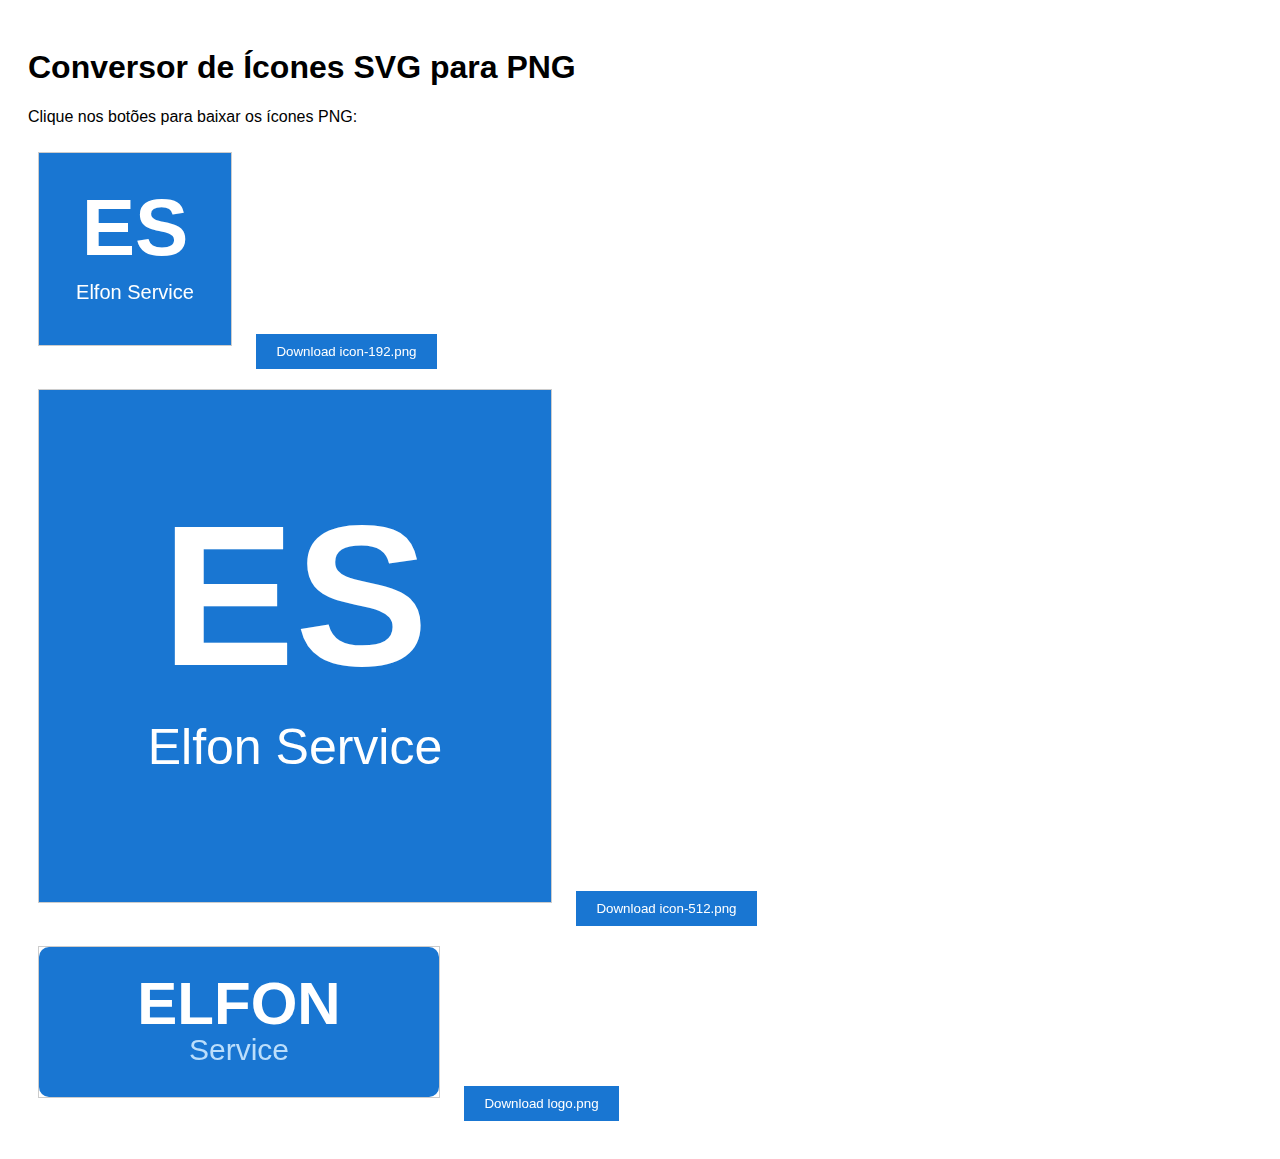
<file: generate-icons.html>
<!DOCTYPE html>
<html>
<head>
    <meta charset="UTF-8">
    <title>Conversor de Ícones</title>
    <style>
        body { font-family: Arial; padding: 20px; }
        canvas { border: 1px solid #ccc; margin: 10px; }
        button { padding: 10px 20px; margin: 10px; background: #1976D2; color: white; border: none; cursor: pointer; }
    </style>
</head>
<body>
    <h1>Conversor de Ícones SVG para PNG</h1>
    <p>Clique nos botões para baixar os ícones PNG:</p>
    
    <div>
        <canvas id="canvas192" width="192" height="192"></canvas>
        <button onclick="downloadCanvas('canvas192', 'icon-192.png')">Download icon-192.png</button>
    </div>
    
    <div>
        <canvas id="canvas512" width="512" height="512"></canvas>
        <button onclick="downloadCanvas('canvas512', 'icon-512.png')">Download icon-512.png</button>
    </div>
    
    <div>
        <canvas id="canvasLogo" width="400" height="150"></canvas>
        <button onclick="downloadCanvas('canvasLogo', 'logo.png')">Download logo.png</button>
    </div>

    <script>
        function drawIcon192() {
            const canvas = document.getElementById('canvas192');
            const ctx = canvas.getContext('2d');
            
            ctx.fillStyle = '#1976D2';
            ctx.fillRect(0, 0, 192, 192);
            
            ctx.fillStyle = 'white';
            ctx.font = 'bold 80px Arial';
            ctx.textAlign = 'center';
            ctx.textBaseline = 'middle';
            ctx.fillText('ES', 96, 80);
            
            ctx.font = '20px Arial';
            ctx.fillText('Elfon Service', 96, 140);
        }
        
        function drawIcon512() {
            const canvas = document.getElementById('canvas512');
            const ctx = canvas.getContext('2d');
            
            ctx.fillStyle = '#1976D2';
            ctx.fillRect(0, 0, 512, 512);
            
            ctx.fillStyle = 'white';
            ctx.font = 'bold 200px Arial';
            ctx.textAlign = 'center';
            ctx.textBaseline = 'middle';
            ctx.fillText('ES', 256, 220);
            
            ctx.font = '50px Arial';
            ctx.fillText('Elfon Service', 256, 360);
        }
        
        function drawLogo() {
            const canvas = document.getElementById('canvasLogo');
            const ctx = canvas.getContext('2d');
            
            ctx.fillStyle = '#1976D2';
            ctx.roundRect(0, 0, 400, 150, 10);
            ctx.fill();
            
            ctx.fillStyle = 'white';
            ctx.font = 'bold 60px Arial';
            ctx.textAlign = 'center';
            ctx.textBaseline = 'middle';
            ctx.fillText('ELFON', 200, 60);
            
            ctx.fillStyle = '#BBDEFB';
            ctx.font = '30px Arial';
            ctx.fillText('Service', 200, 105);
        }
        
        function downloadCanvas(canvasId, filename) {
            const canvas = document.getElementById(canvasId);
            const url = canvas.toDataURL('image/png');
            const link = document.createElement('a');
            link.download = filename;
            link.href = url;
            link.click();
        }
        
        if (!CanvasRenderingContext2D.prototype.roundRect) {
            CanvasRenderingContext2D.prototype.roundRect = function(x, y, w, h, r) {
                if (w < 2 * r) r = w / 2;
                if (h < 2 * r) r = h / 2;
                this.beginPath();
                this.moveTo(x + r, y);
                this.arcTo(x + w, y, x + w, y + h, r);
                this.arcTo(x + w, y + h, x, y + h, r);
                this.arcTo(x, y + h, x, y, r);
                this.arcTo(x, y, x + w, y, r);
                this.closePath();
                return this;
            };
        }
        
        drawIcon192();
        drawIcon512();
        drawLogo();
    </script>
</body>
</html>
</file>
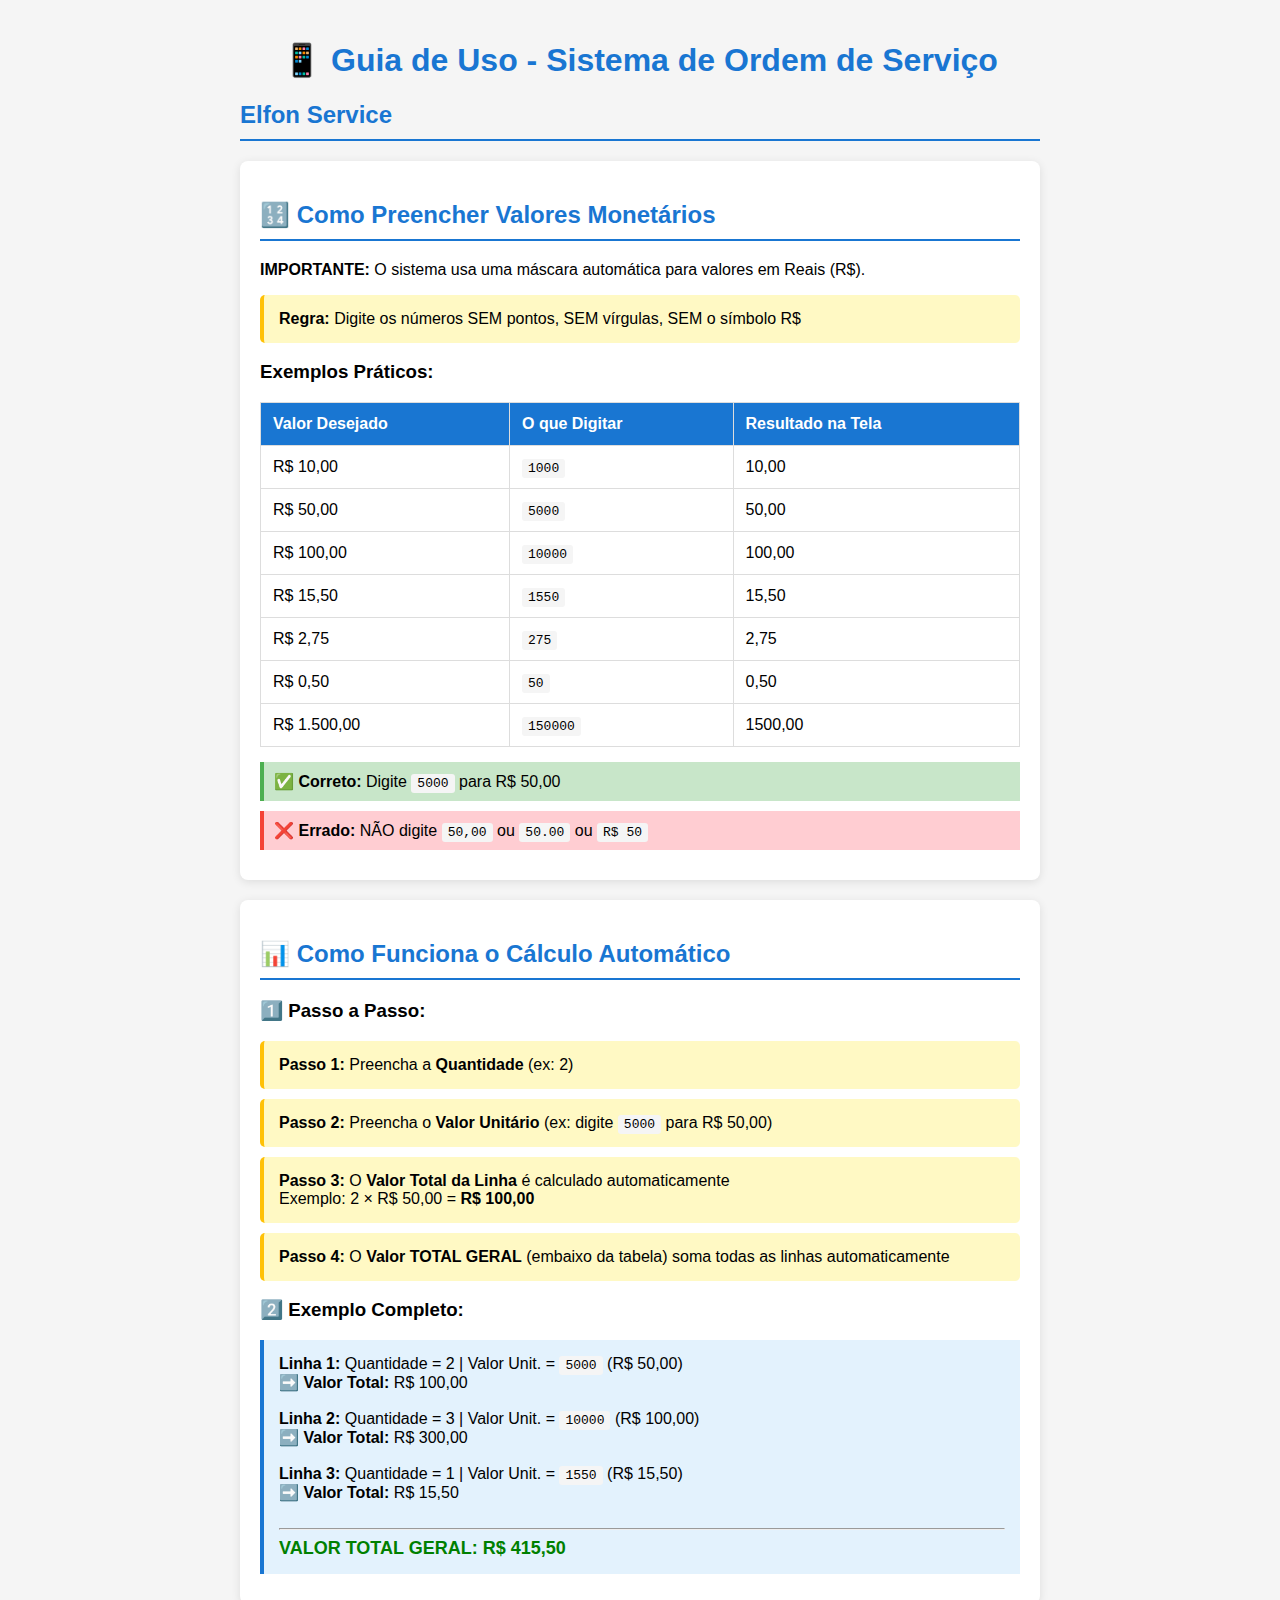
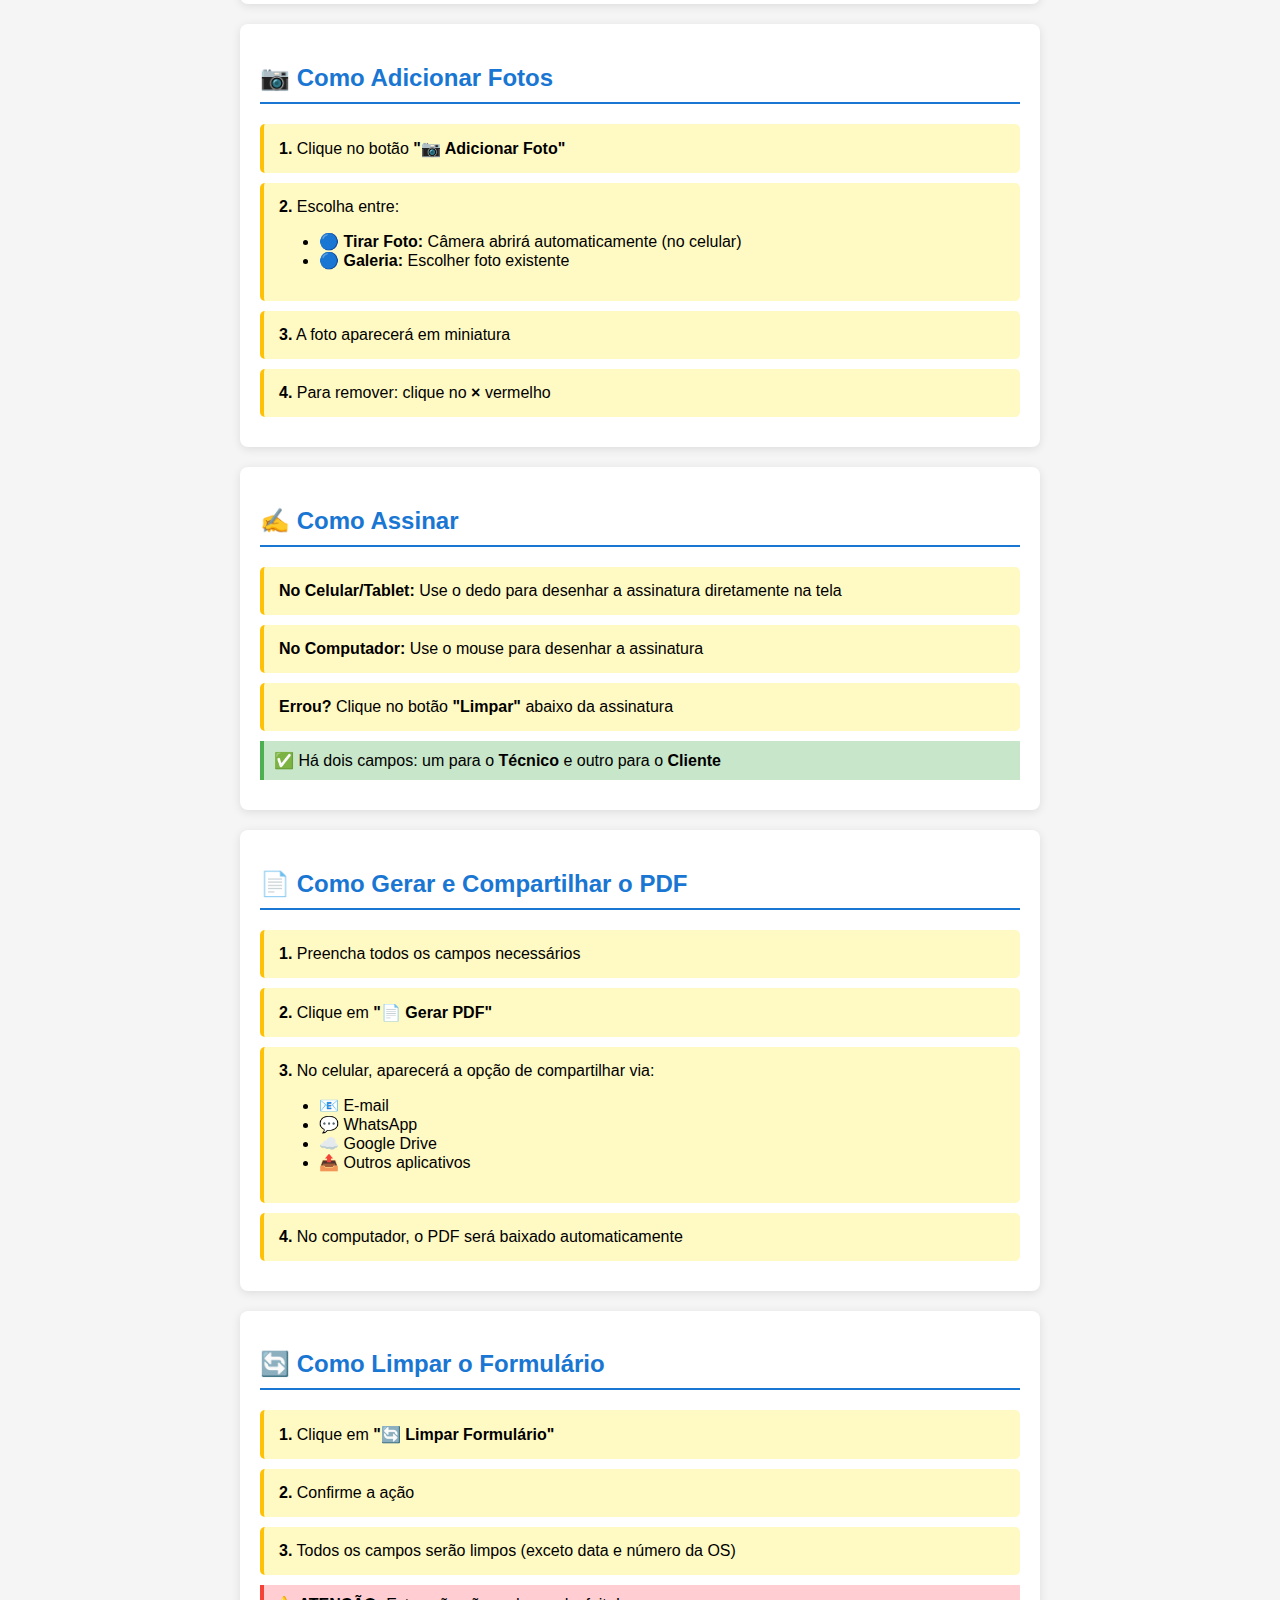
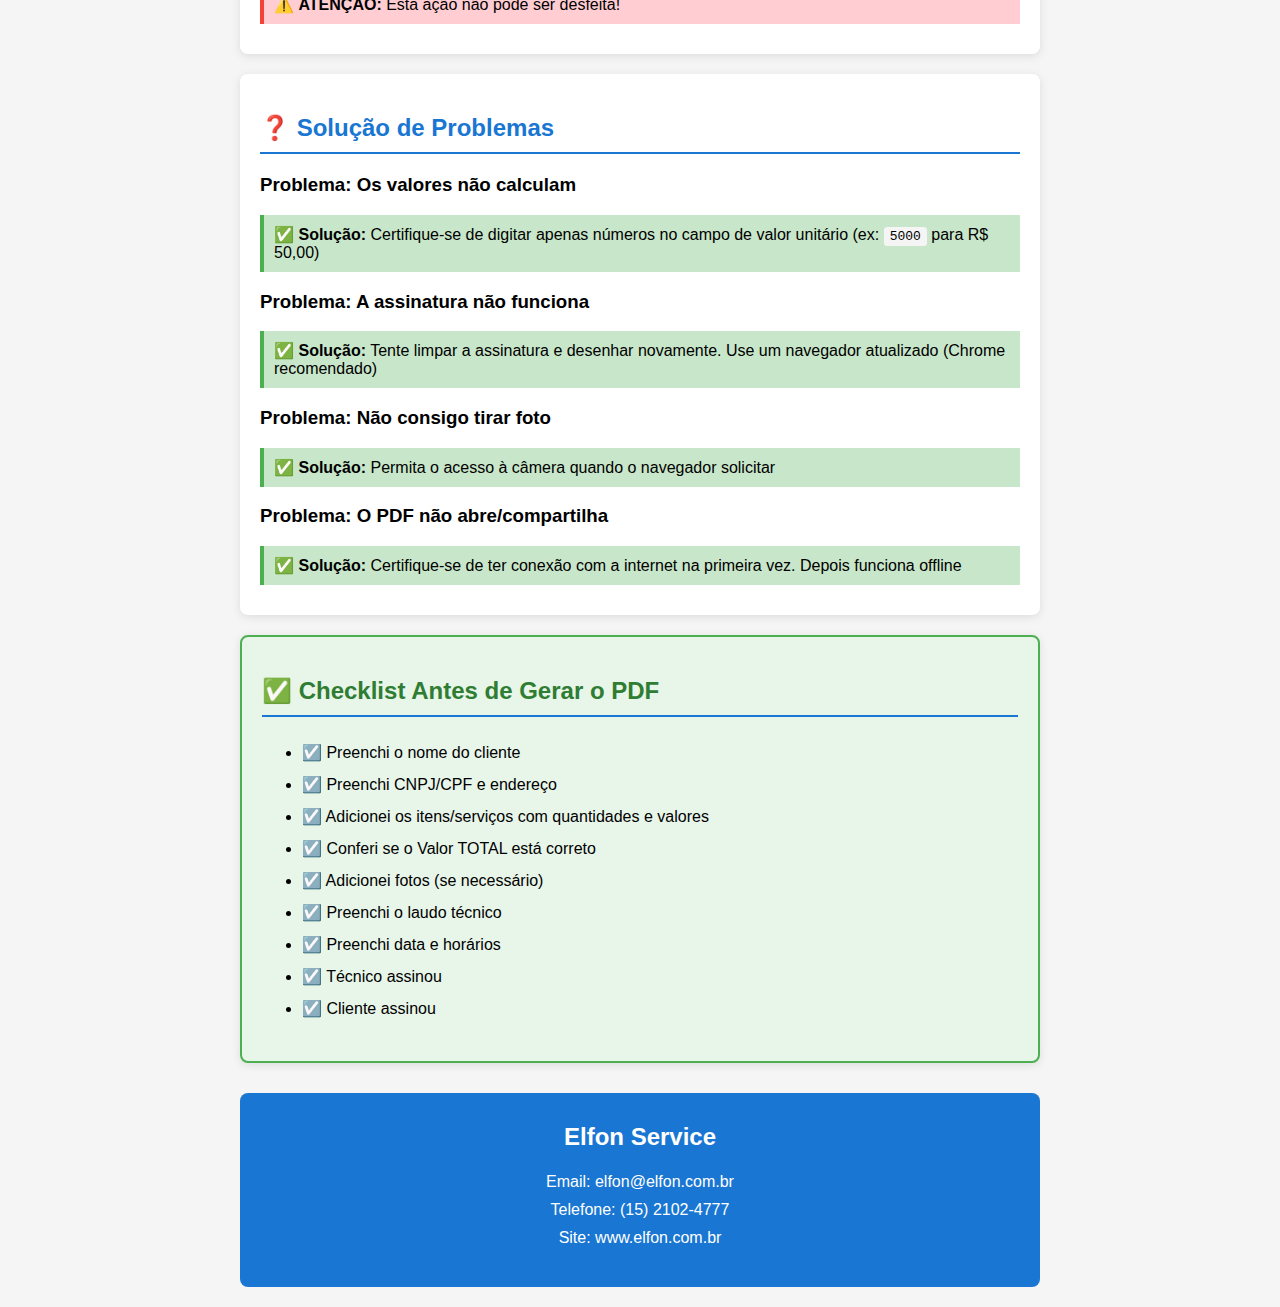
<file: guia-de-uso.html>
<!DOCTYPE html>
<html lang="pt-BR">
<head>
    <meta charset="UTF-8">
    <meta name="viewport" content="width=device-width, initial-scale=1.0">
    <title>Guia de Uso - Elfon Service OS</title>
    <style>
        body {
            font-family: Arial, sans-serif;
            max-width: 800px;
            margin: 0 auto;
            padding: 20px;
            background: #f5f5f5;
        }
        .card {
            background: white;
            padding: 20px;
            margin: 20px 0;
            border-radius: 8px;
            box-shadow: 0 2px 10px rgba(0,0,0,0.1);
        }
        h1 {
            color: #1976D2;
            text-align: center;
        }
        h2 {
            color: #1976D2;
            border-bottom: 2px solid #1976D2;
            padding-bottom: 10px;
        }
        .example {
            background: #E3F2FD;
            padding: 15px;
            border-left: 4px solid #1976D2;
            margin: 10px 0;
        }
        .success {
            background: #C8E6C9;
            padding: 10px;
            border-left: 4px solid #4CAF50;
            margin: 10px 0;
        }
        .error {
            background: #FFCDD2;
            padding: 10px;
            border-left: 4px solid #F44336;
            margin: 10px 0;
        }
        table {
            width: 100%;
            border-collapse: collapse;
            margin: 15px 0;
        }
        th, td {
            border: 1px solid #ddd;
            padding: 12px;
            text-align: left;
        }
        th {
            background-color: #1976D2;
            color: white;
        }
        code {
            background: #f5f5f5;
            padding: 2px 6px;
            border-radius: 3px;
            font-family: monospace;
        }
        .step {
            background: #FFF9C4;
            padding: 15px;
            margin: 10px 0;
            border-radius: 5px;
            border-left: 4px solid #FFC107;
        }
    </style>
</head>
<body>
    <h1>📱 Guia de Uso - Sistema de Ordem de Serviço</h1>
    <h2>Elfon Service</h2>

    <div class="card">
        <h2>🔢 Como Preencher Valores Monetários</h2>
        
        <p><strong>IMPORTANTE:</strong> O sistema usa uma máscara automática para valores em Reais (R$).</p>
        
        <div class="step">
            <strong>Regra:</strong> Digite os números SEM pontos, SEM vírgulas, SEM o símbolo R$
        </div>

        <h3>Exemplos Práticos:</h3>
        
        <table>
            <thead>
                <tr>
                    <th>Valor Desejado</th>
                    <th>O que Digitar</th>
                    <th>Resultado na Tela</th>
                </tr>
            </thead>
            <tbody>
                <tr>
                    <td>R$ 10,00</td>
                    <td><code>1000</code></td>
                    <td>10,00</td>
                </tr>
                <tr>
                    <td>R$ 50,00</td>
                    <td><code>5000</code></td>
                    <td>50,00</td>
                </tr>
                <tr>
                    <td>R$ 100,00</td>
                    <td><code>10000</code></td>
                    <td>100,00</td>
                </tr>
                <tr>
                    <td>R$ 15,50</td>
                    <td><code>1550</code></td>
                    <td>15,50</td>
                </tr>
                <tr>
                    <td>R$ 2,75</td>
                    <td><code>275</code></td>
                    <td>2,75</td>
                </tr>
                <tr>
                    <td>R$ 0,50</td>
                    <td><code>50</code></td>
                    <td>0,50</td>
                </tr>
                <tr>
                    <td>R$ 1.500,00</td>
                    <td><code>150000</code></td>
                    <td>1500,00</td>
                </tr>
            </tbody>
        </table>

        <div class="success">
            ✅ <strong>Correto:</strong> Digite <code>5000</code> para R$ 50,00
        </div>
        
        <div class="error">
            ❌ <strong>Errado:</strong> NÃO digite <code>50,00</code> ou <code>50.00</code> ou <code>R$ 50</code>
        </div>
    </div>

    <div class="card">
        <h2>📊 Como Funciona o Cálculo Automático</h2>
        
        <h3>1️⃣ Passo a Passo:</h3>
        
        <div class="step">
            <strong>Passo 1:</strong> Preencha a <strong>Quantidade</strong> (ex: 2)
        </div>
        
        <div class="step">
            <strong>Passo 2:</strong> Preencha o <strong>Valor Unitário</strong> (ex: digite <code>5000</code> para R$ 50,00)
        </div>
        
        <div class="step">
            <strong>Passo 3:</strong> O <strong>Valor Total da Linha</strong> é calculado automaticamente
            <br>Exemplo: 2 × R$ 50,00 = <strong>R$ 100,00</strong>
        </div>
        
        <div class="step">
            <strong>Passo 4:</strong> O <strong>Valor TOTAL GERAL</strong> (embaixo da tabela) soma todas as linhas automaticamente
        </div>

        <h3>2️⃣ Exemplo Completo:</h3>
        
        <div class="example">
            <strong>Linha 1:</strong> Quantidade = 2 | Valor Unit. = <code>5000</code> (R$ 50,00)
            <br>➡️ <strong>Valor Total:</strong> R$ 100,00
            <br><br>
            <strong>Linha 2:</strong> Quantidade = 3 | Valor Unit. = <code>10000</code> (R$ 100,00)
            <br>➡️ <strong>Valor Total:</strong> R$ 300,00
            <br><br>
            <strong>Linha 3:</strong> Quantidade = 1 | Valor Unit. = <code>1550</code> (R$ 15,50)
            <br>➡️ <strong>Valor Total:</strong> R$ 15,50
            <br><br>
            <hr>
            <strong style="color: green; font-size: 18px;">VALOR TOTAL GERAL: R$ 415,50</strong>
        </div>
    </div>

    <div class="card">
        <h2>📷 Como Adicionar Fotos</h2>
        
        <div class="step">
            <strong>1.</strong> Clique no botão <strong>"📷 Adicionar Foto"</strong>
        </div>
        
        <div class="step">
            <strong>2.</strong> Escolha entre:
            <ul>
                <li>🔵 <strong>Tirar Foto:</strong> Câmera abrirá automaticamente (no celular)</li>
                <li>🔵 <strong>Galeria:</strong> Escolher foto existente</li>
            </ul>
        </div>
        
        <div class="step">
            <strong>3.</strong> A foto aparecerá em miniatura
        </div>
        
        <div class="step">
            <strong>4.</strong> Para remover: clique no <strong>×</strong> vermelho
        </div>
    </div>

    <div class="card">
        <h2>✍️ Como Assinar</h2>
        
        <div class="step">
            <strong>No Celular/Tablet:</strong> Use o dedo para desenhar a assinatura diretamente na tela
        </div>
        
        <div class="step">
            <strong>No Computador:</strong> Use o mouse para desenhar a assinatura
        </div>
        
        <div class="step">
            <strong>Errou?</strong> Clique no botão <strong>"Limpar"</strong> abaixo da assinatura
        </div>
        
        <div class="success">
            ✅ Há dois campos: um para o <strong>Técnico</strong> e outro para o <strong>Cliente</strong>
        </div>
    </div>

    <div class="card">
        <h2>📄 Como Gerar e Compartilhar o PDF</h2>
        
        <div class="step">
            <strong>1.</strong> Preencha todos os campos necessários
        </div>
        
        <div class="step">
            <strong>2.</strong> Clique em <strong>"📄 Gerar PDF"</strong>
        </div>
        
        <div class="step">
            <strong>3.</strong> No celular, aparecerá a opção de compartilhar via:
            <ul>
                <li>📧 E-mail</li>
                <li>💬 WhatsApp</li>
                <li>☁️ Google Drive</li>
                <li>📤 Outros aplicativos</li>
            </ul>
        </div>
        
        <div class="step">
            <strong>4.</strong> No computador, o PDF será baixado automaticamente
        </div>
    </div>

    <div class="card">
        <h2>🔄 Como Limpar o Formulário</h2>
        
        <div class="step">
            <strong>1.</strong> Clique em <strong>"🔄 Limpar Formulário"</strong>
        </div>
        
        <div class="step">
            <strong>2.</strong> Confirme a ação
        </div>
        
        <div class="step">
            <strong>3.</strong> Todos os campos serão limpos (exceto data e número da OS)
        </div>
        
        <div class="error">
            ⚠️ <strong>ATENÇÃO:</strong> Esta ação não pode ser desfeita!
        </div>
    </div>

    <div class="card">
        <h2>❓ Solução de Problemas</h2>
        
        <h3>Problema: Os valores não calculam</h3>
        <div class="success">
            ✅ <strong>Solução:</strong> Certifique-se de digitar apenas números no campo de valor unitário (ex: <code>5000</code> para R$ 50,00)
        </div>

        <h3>Problema: A assinatura não funciona</h3>
        <div class="success">
            ✅ <strong>Solução:</strong> Tente limpar a assinatura e desenhar novamente. Use um navegador atualizado (Chrome recomendado)
        </div>

        <h3>Problema: Não consigo tirar foto</h3>
        <div class="success">
            ✅ <strong>Solução:</strong> Permita o acesso à câmera quando o navegador solicitar
        </div>

        <h3>Problema: O PDF não abre/compartilha</h3>
        <div class="success">
            ✅ <strong>Solução:</strong> Certifique-se de ter conexão com a internet na primeira vez. Depois funciona offline
        </div>
    </div>

    <div class="card" style="background: #E8F5E9; border: 2px solid #4CAF50;">
        <h2 style="color: #2E7D32;">✅ Checklist Antes de Gerar o PDF</h2>
        
        <ul style="font-size: 16px; line-height: 2;">
            <li>☑️ Preenchi o nome do cliente</li>
            <li>☑️ Preenchi CNPJ/CPF e endereço</li>
            <li>☑️ Adicionei os itens/serviços com quantidades e valores</li>
            <li>☑️ Conferi se o Valor TOTAL está correto</li>
            <li>☑️ Adicionei fotos (se necessário)</li>
            <li>☑️ Preenchi o laudo técnico</li>
            <li>☑️ Preenchi data e horários</li>
            <li>☑️ Técnico assinou</li>
            <li>☑️ Cliente assinou</li>
        </ul>
    </div>

    <div style="text-align: center; padding: 30px; background: #1976D2; color: white; border-radius: 8px; margin-top: 30px;">
        <h2 style="color: white; margin: 0;">Elfon Service</h2>
        <p style="margin: 10px 0;">Email: elfon@elfon.com.br</p>
        <p style="margin: 10px 0;">Telefone: (15) 2102-4777</p>
        <p style="margin: 10px 0;">Site: www.elfon.com.br</p>
    </div>
</body>
</html>
</file>
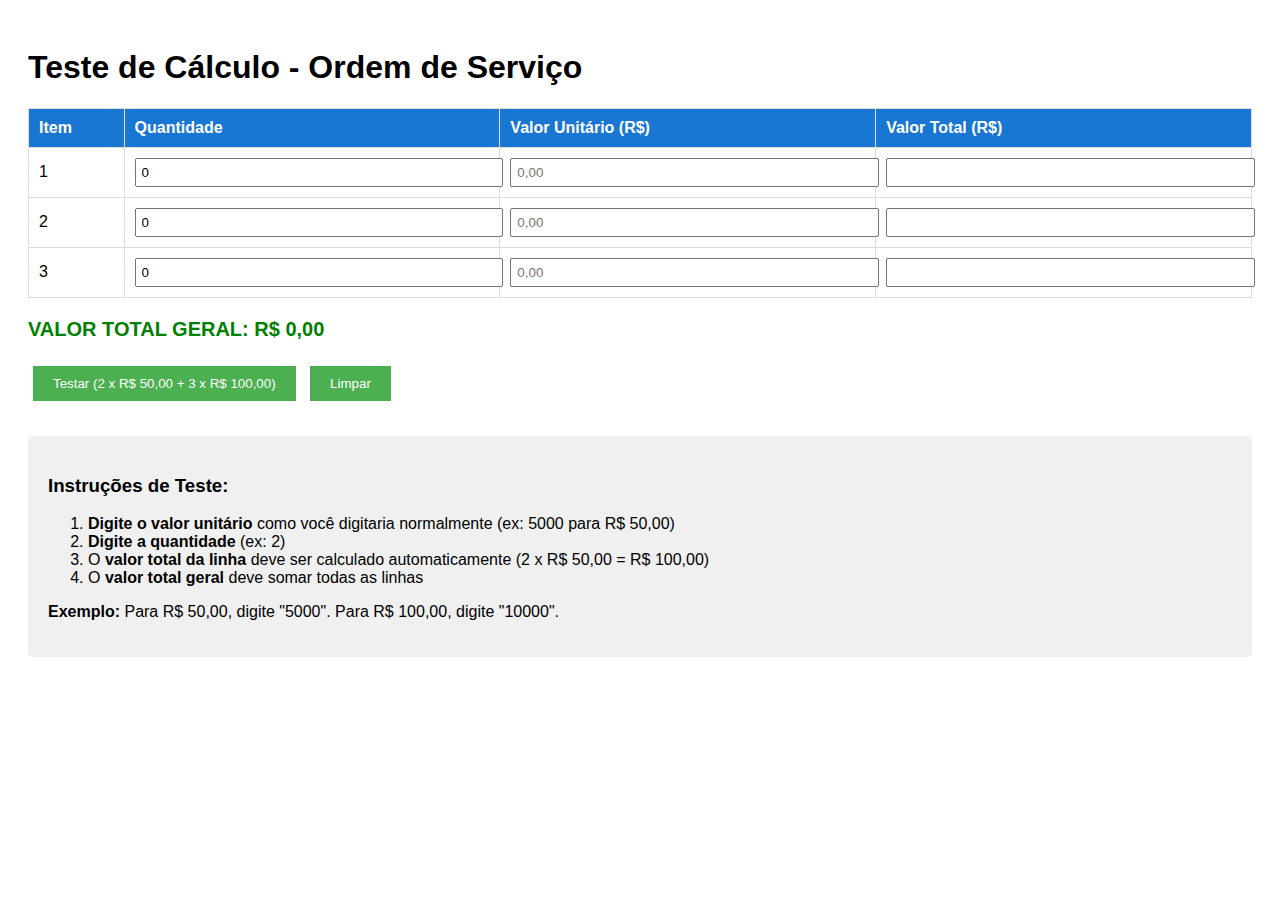
<file: teste-calculo.html>
<!DOCTYPE html>
<html lang="pt-BR">
<head>
    <meta charset="UTF-8">
    <meta name="viewport" content="width=device-width, initial-scale=1.0">
    <title>Teste de Cálculo</title>
    <style>
        body { font-family: Arial; padding: 20px; }
        table { border-collapse: collapse; width: 100%; margin: 20px 0; }
        th, td { border: 1px solid #ddd; padding: 10px; text-align: left; }
        th { background-color: #1976D2; color: white; }
        input { width: 100%; padding: 5px; }
        .total-display { font-size: 20px; font-weight: bold; color: green; margin: 20px 0; }
        button { padding: 10px 20px; background: #4CAF50; color: white; border: none; cursor: pointer; margin: 5px; }
    </style>
</head>
<body>
    <h1>Teste de Cálculo - Ordem de Serviço</h1>
    
    <table>
        <thead>
            <tr>
                <th>Item</th>
                <th>Quantidade</th>
                <th>Valor Unitário (R$)</th>
                <th>Valor Total (R$)</th>
            </tr>
        </thead>
        <tbody id="testTable">
            <tr>
                <td>1</td>
                <td><input type="number" class="qty" value="0" min="0" step="1" data-row="1"></td>
                <td><input type="text" class="price" value="" placeholder="0,00" data-row="1"></td>
                <td><input type="text" class="total" readonly value="" data-row="1"></td>
            </tr>
            <tr>
                <td>2</td>
                <td><input type="number" class="qty" value="0" min="0" step="1" data-row="2"></td>
                <td><input type="text" class="price" value="" placeholder="0,00" data-row="2"></td>
                <td><input type="text" class="total" readonly value="" data-row="2"></td>
            </tr>
            <tr>
                <td>3</td>
                <td><input type="number" class="qty" value="0" min="0" step="1" data-row="3"></td>
                <td><input type="text" class="price" value="" placeholder="0,00" data-row="3"></td>
                <td><input type="text" class="total" readonly value="" data-row="3"></td>
            </tr>
        </tbody>
    </table>
    
    <div class="total-display">
        VALOR TOTAL GERAL: <span id="grandTotal">R$ 0,00</span>
    </div>

    <button onclick="testarCalculo()">Testar (2 x R$ 50,00 + 3 x R$ 100,00)</button>
    <button onclick="limpar()">Limpar</button>

    <div style="margin-top: 30px; padding: 20px; background: #f0f0f0; border-radius: 5px;">
        <h3>Instruções de Teste:</h3>
        <ol>
            <li><strong>Digite o valor unitário</strong> como você digitaria normalmente (ex: 5000 para R$ 50,00)</li>
            <li><strong>Digite a quantidade</strong> (ex: 2)</li>
            <li>O <strong>valor total da linha</strong> deve ser calculado automaticamente (2 x R$ 50,00 = R$ 100,00)</li>
            <li>O <strong>valor total geral</strong> deve somar todas as linhas</li>
        </ol>
        <p><strong>Exemplo:</strong> Para R$ 50,00, digite "5000". Para R$ 100,00, digite "10000".</p>
    </div>

    <script>
        function formatCurrency(value) {
            if (!value) return '';
            value = value.replace(/\D/g, '');
            if (value === '') return '';
            value = (parseInt(value) / 100).toFixed(2);
            value = value.replace('.', ',');
            return value;
        }

        function parseCurrency(value) {
            if (!value) return 0;
            return parseFloat(value.toString().replace(/\./g, '').replace(',', '.')) || 0;
        }

        function calculateRow(rowNum) {
            const qtyInput = document.querySelector(`.qty[data-row="${rowNum}"]`);
            const priceInput = document.querySelector(`.price[data-row="${rowNum}"]`);
            const totalInput = document.querySelector(`.total[data-row="${rowNum}"]`);
            
            if (qtyInput && priceInput && totalInput) {
                const qty = parseFloat(qtyInput.value) || 0;
                const price = parseCurrency(priceInput.value);
                const total = qty * price;
                
                console.log(`Linha ${rowNum}: ${qty} x ${price} = ${total}`);
                
                if (total > 0) {
                    totalInput.value = total.toFixed(2).replace('.', ',');
                } else {
                    totalInput.value = '';
                }
                
                calculateGrandTotal();
            }
        }

        function calculateGrandTotal() {
            const totalInputs = document.querySelectorAll('.total');
            let grandTotal = 0;
            
            totalInputs.forEach(input => {
                const value = parseCurrency(input.value);
                grandTotal += value;
                console.log(`Total parcial: ${input.value} = ${value}, Acumulado: ${grandTotal}`);
            });
            
            const grandTotalDisplay = document.getElementById('grandTotal');
            if (grandTotalDisplay) {
                if (grandTotal > 0) {
                    grandTotalDisplay.textContent = 'R$ ' + grandTotal.toFixed(2).replace('.', ',');
                } else {
                    grandTotalDisplay.textContent = 'R$ 0,00';
                }
            }
            
            console.log(`Total Geral Final: R$ ${grandTotal.toFixed(2)}`);
        }

        document.querySelectorAll('.qty').forEach(input => {
            const row = input.getAttribute('data-row');
            input.addEventListener('input', () => calculateRow(row));
        });

        document.querySelectorAll('.price').forEach(input => {
            const row = input.getAttribute('data-row');
            input.addEventListener('input', function(e) {
                e.target.value = formatCurrency(e.target.value);
                calculateRow(row);
            });
        });

        function testarCalculo() {
            const qty1 = document.querySelector('.qty[data-row="1"]');
            const price1 = document.querySelector('.price[data-row="1"]');
            qty1.value = 2;
            price1.value = '5000';
            price1.dispatchEvent(new Event('input'));
            
            setTimeout(() => {
                const qty2 = document.querySelector('.qty[data-row="2"]');
                const price2 = document.querySelector('.price[data-row="2"]');
                qty2.value = 3;
                price2.value = '10000';
                price2.dispatchEvent(new Event('input'));
            }, 100);
        }

        function limpar() {
            document.querySelectorAll('.qty').forEach(input => input.value = 0);
            document.querySelectorAll('.price').forEach(input => input.value = '');
            document.querySelectorAll('.total').forEach(input => input.value = '');
            calculateGrandTotal();
        }
    </script>
</body>
</html>
</file>
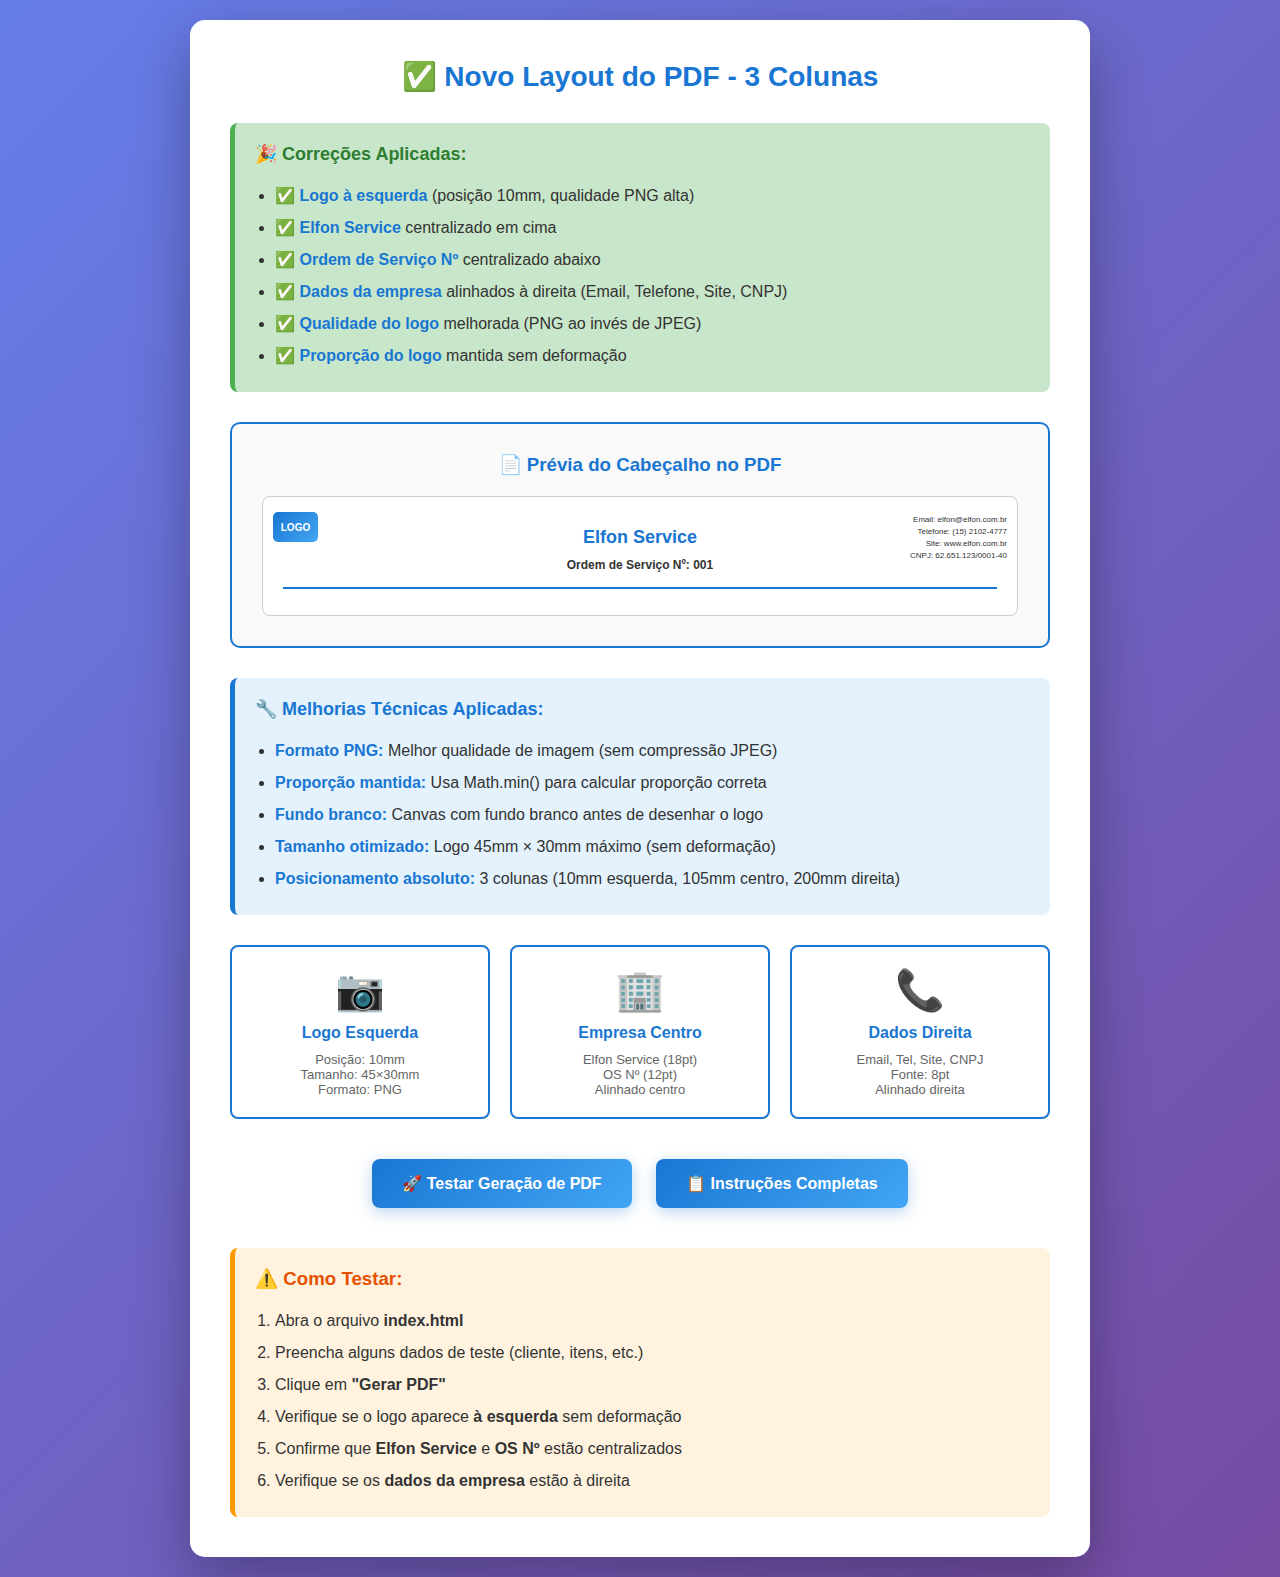
<file: teste-layout-pdf.html>
<!DOCTYPE html>
<html lang="pt-BR">
<head>
    <meta charset="UTF-8">
    <meta name="viewport" content="width=device-width, initial-scale=1.0">
    <title>Teste Layout PDF - Cabeçalho 3 Colunas</title>
    <style>
        * {
            margin: 0;
            padding: 0;
            box-sizing: border-box;
        }
        
        body {
            font-family: Arial, sans-serif;
            background: linear-gradient(135deg, #667eea 0%, #764ba2 100%);
            padding: 20px;
            min-height: 100vh;
        }
        
        .container {
            max-width: 900px;
            margin: 0 auto;
            background: white;
            border-radius: 15px;
            padding: 40px;
            box-shadow: 0 20px 60px rgba(0,0,0,0.3);
        }
        
        h1 {
            text-align: center;
            color: #1976D2;
            margin-bottom: 30px;
            font-size: 28px;
        }
        
        .alert {
            background: #E3F2FD;
            border-left: 5px solid #1976D2;
            padding: 20px;
            border-radius: 8px;
            margin-bottom: 30px;
        }
        
        .alert h3 {
            color: #1976D2;
            margin-bottom: 15px;
            font-size: 18px;
        }
        
        .alert ul {
            margin-left: 20px;
            line-height: 2;
            color: #333;
        }
        
        .alert strong {
            color: #1976D2;
        }
        
        .success {
            background: #C8E6C9;
            border-left-color: #4CAF50;
        }
        
        .success h3 {
            color: #2E7D32;
        }
        
        .mockup {
            background: #f9f9f9;
            border: 2px solid #1976D2;
            border-radius: 10px;
            padding: 30px;
            margin: 30px 0;
        }
        
        .mockup h3 {
            color: #1976D2;
            margin-bottom: 20px;
            text-align: center;
        }
        
        .pdf-header {
            border: 1px solid #ccc;
            padding: 20px;
            background: white;
            border-radius: 8px;
            position: relative;
            min-height: 120px;
        }
        
        .pdf-logo {
            position: absolute;
            left: 10px;
            top: 15px;
            width: 45px;
            height: 30px;
            background: linear-gradient(135deg, #1976D2 0%, #42A5F5 100%);
            border-radius: 5px;
            display: flex;
            align-items: center;
            justify-content: center;
            color: white;
            font-size: 10px;
            font-weight: bold;
        }
        
        .pdf-center {
            text-align: center;
            padding-top: 10px;
        }
        
        .pdf-center h2 {
            color: #1976D2;
            font-size: 18px;
            margin-bottom: 10px;
        }
        
        .pdf-center p {
            color: #333;
            font-size: 12px;
            font-weight: bold;
        }
        
        .pdf-right {
            position: absolute;
            right: 10px;
            top: 15px;
            text-align: right;
        }
        
        .pdf-right p {
            font-size: 8px;
            color: #333;
            margin: 3px 0;
        }
        
        .pdf-line {
            border-bottom: 2px solid #1976D2;
            margin-top: 15px;
        }
        
        .btn {
            display: inline-block;
            background: linear-gradient(135deg, #1976D2 0%, #42A5F5 100%);
            color: white;
            padding: 15px 30px;
            text-decoration: none;
            border-radius: 8px;
            font-weight: bold;
            margin: 10px;
            transition: transform 0.3s, box-shadow 0.3s;
            box-shadow: 0 4px 15px rgba(25, 118, 210, 0.3);
        }
        
        .btn:hover {
            transform: translateY(-3px);
            box-shadow: 0 6px 20px rgba(25, 118, 210, 0.4);
        }
        
        .btn-container {
            text-align: center;
            margin-top: 30px;
        }
        
        .feature-grid {
            display: grid;
            grid-template-columns: repeat(3, 1fr);
            gap: 20px;
            margin-top: 30px;
        }
        
        .feature-card {
            background: white;
            border: 2px solid #1976D2;
            border-radius: 8px;
            padding: 20px;
            text-align: center;
        }
        
        .feature-card .icon {
            font-size: 40px;
            margin-bottom: 10px;
        }
        
        .feature-card h4 {
            color: #1976D2;
            margin-bottom: 10px;
        }
        
        .feature-card p {
            font-size: 13px;
            color: #666;
        }
        
        @media (max-width: 768px) {
            .feature-grid {
                grid-template-columns: 1fr;
            }
        }
    </style>
</head>
<body>
    <div class="container">
        <h1>✅ Novo Layout do PDF - 3 Colunas</h1>
        
        <div class="alert success">
            <h3>🎉 Correções Aplicadas:</h3>
            <ul>
                <li>✅ <strong>Logo à esquerda</strong> (posição 10mm, qualidade PNG alta)</li>
                <li>✅ <strong>Elfon Service</strong> centralizado em cima</li>
                <li>✅ <strong>Ordem de Serviço Nº</strong> centralizado abaixo</li>
                <li>✅ <strong>Dados da empresa</strong> alinhados à direita (Email, Telefone, Site, CNPJ)</li>
                <li>✅ <strong>Qualidade do logo</strong> melhorada (PNG ao invés de JPEG)</li>
                <li>✅ <strong>Proporção do logo</strong> mantida sem deformação</li>
            </ul>
        </div>
        
        <div class="mockup">
            <h3>📄 Prévia do Cabeçalho no PDF</h3>
            <div class="pdf-header">
                <div class="pdf-logo">LOGO</div>
                
                <div class="pdf-center">
                    <h2>Elfon Service</h2>
                    <p>Ordem de Serviço Nº: 001</p>
                </div>
                
                <div class="pdf-right">
                    <p>Email: elfon@elfon.com.br</p>
                    <p>Telefone: (15) 2102-4777</p>
                    <p>Site: www.elfon.com.br</p>
                    <p>CNPJ: 62.651.123/0001-40</p>
                </div>
                
                <div class="pdf-line"></div>
            </div>
        </div>
        
        <div class="alert">
            <h3>🔧 Melhorias Técnicas Aplicadas:</h3>
            <ul>
                <li><strong>Formato PNG:</strong> Melhor qualidade de imagem (sem compressão JPEG)</li>
                <li><strong>Proporção mantida:</strong> Usa Math.min() para calcular proporção correta</li>
                <li><strong>Fundo branco:</strong> Canvas com fundo branco antes de desenhar o logo</li>
                <li><strong>Tamanho otimizado:</strong> Logo 45mm × 30mm máximo (sem deformação)</li>
                <li><strong>Posicionamento absoluto:</strong> 3 colunas (10mm esquerda, 105mm centro, 200mm direita)</li>
            </ul>
        </div>
        
        <div class="feature-grid">
            <div class="feature-card">
                <div class="icon">📷</div>
                <h4>Logo Esquerda</h4>
                <p>Posição: 10mm<br>Tamanho: 45×30mm<br>Formato: PNG</p>
            </div>
            
            <div class="feature-card">
                <div class="icon">🏢</div>
                <h4>Empresa Centro</h4>
                <p>Elfon Service (18pt)<br>OS Nº (12pt)<br>Alinhado centro</p>
            </div>
            
            <div class="feature-card">
                <div class="icon">📞</div>
                <h4>Dados Direita</h4>
                <p>Email, Tel, Site, CNPJ<br>Fonte: 8pt<br>Alinhado direita</p>
            </div>
        </div>
        
        <div class="btn-container">
            <a href="index.html" class="btn">🚀 Testar Geração de PDF</a>
            <a href="teste-pdf.html" class="btn">📋 Instruções Completas</a>
        </div>
        
        <div style="margin-top: 30px; padding: 20px; background: #FFF3E0; border-radius: 8px; border-left: 5px solid #FF9800;">
            <h3 style="color: #E65100; margin-bottom: 15px;">⚠️ Como Testar:</h3>
            <ol style="margin-left: 20px; line-height: 2; color: #333;">
                <li>Abra o arquivo <strong>index.html</strong></li>
                <li>Preencha alguns dados de teste (cliente, itens, etc.)</li>
                <li>Clique em <strong>"Gerar PDF"</strong></li>
                <li>Verifique se o logo aparece <strong>à esquerda</strong> sem deformação</li>
                <li>Confirme que <strong>Elfon Service</strong> e <strong>OS Nº</strong> estão centralizados</li>
                <li>Verifique se os <strong>dados da empresa</strong> estão à direita</li>
            </ol>
        </div>
    </div>
</body>
</html>
</file>
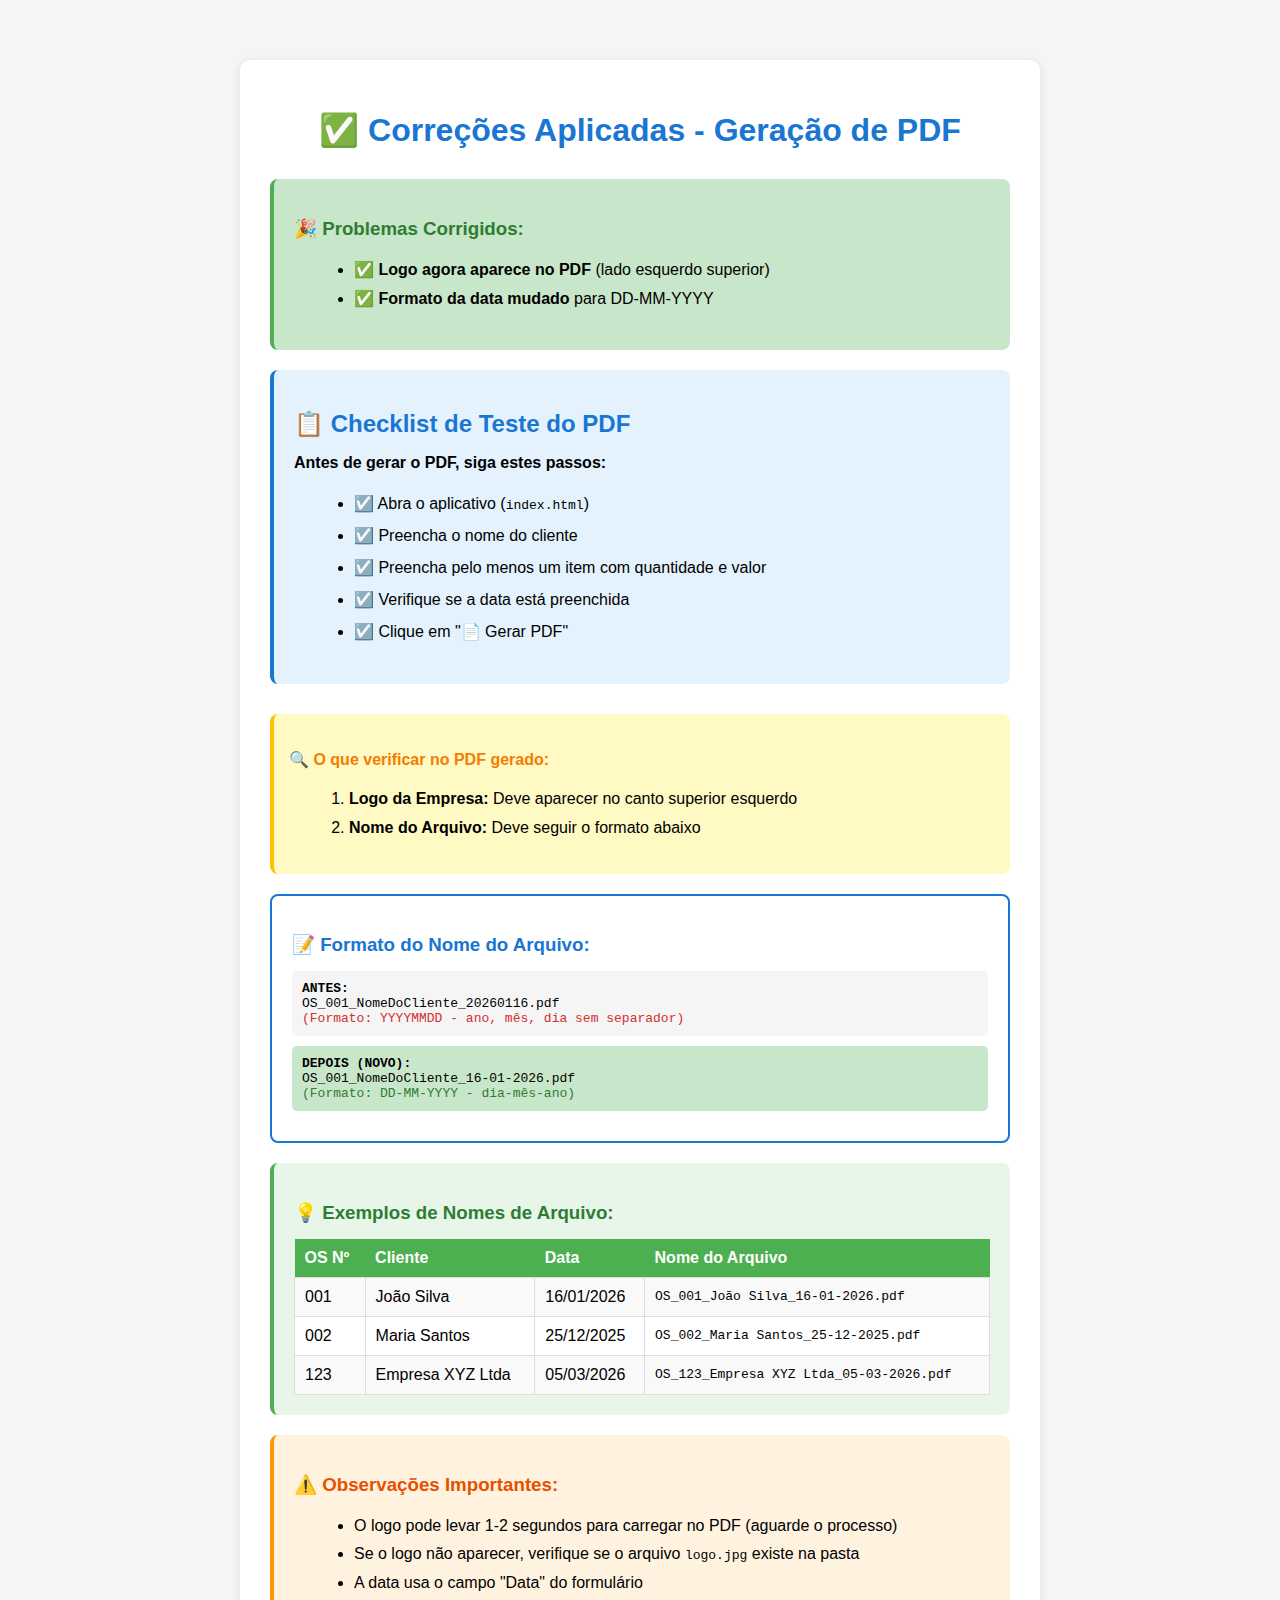
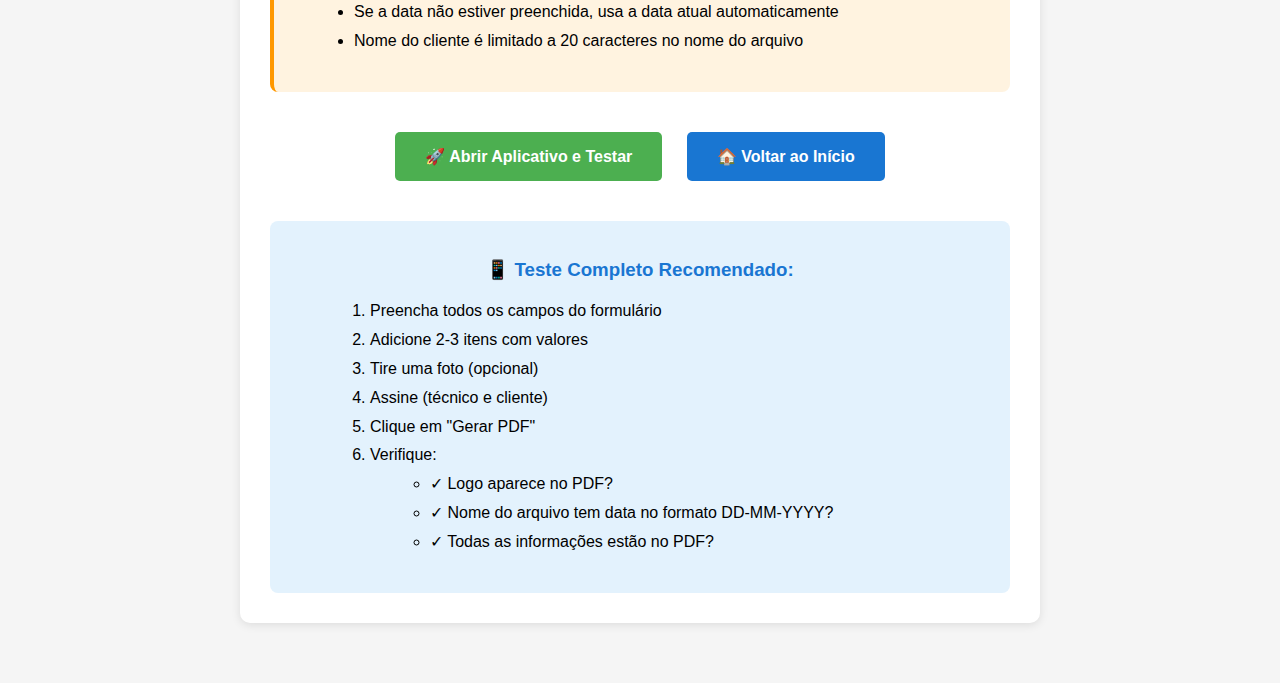
<file: teste-pdf.html>
<!DOCTYPE html>
<html lang="pt-BR">
<head>
    <meta charset="UTF-8">
    <meta name="viewport" content="width=device-width, initial-scale=1.0">
    <title>Teste de Geração de PDF - Elfon OS</title>
    <style>
        body {
            font-family: Arial, sans-serif;
            max-width: 800px;
            margin: 40px auto;
            padding: 20px;
            background: #f5f5f5;
        }
        
        .container {
            background: white;
            padding: 30px;
            border-radius: 10px;
            box-shadow: 0 2px 10px rgba(0,0,0,0.1);
        }
        
        h1 {
            color: #1976D2;
            text-align: center;
            margin-bottom: 30px;
        }
        
        .checklist {
            background: #E3F2FD;
            padding: 20px;
            border-radius: 8px;
            border-left: 4px solid #1976D2;
            margin-bottom: 30px;
        }
        
        .checklist h2 {
            color: #1976D2;
            margin-bottom: 15px;
        }
        
        .checklist ul {
            margin-left: 20px;
            line-height: 2;
        }
        
        .success {
            background: #C8E6C9;
            padding: 20px;
            border-radius: 8px;
            border-left: 4px solid #4CAF50;
            margin-bottom: 20px;
        }
        
        .success h3 {
            color: #2E7D32;
            margin-bottom: 10px;
        }
        
        .example {
            background: #FFF9C4;
            padding: 15px;
            border-radius: 8px;
            border-left: 4px solid #FFC107;
            margin: 15px 0;
        }
        
        .example h4 {
            color: #F57C00;
            margin-bottom: 10px;
        }
        
        .code {
            background: #f5f5f5;
            padding: 10px;
            border-radius: 5px;
            font-family: monospace;
            margin: 10px 0;
        }
        
        .btn {
            display: inline-block;
            background: #1976D2;
            color: white;
            padding: 15px 30px;
            text-decoration: none;
            border-radius: 5px;
            font-weight: bold;
            margin: 10px;
            text-align: center;
        }
        
        .btn:hover {
            background: #1565C0;
        }
        
        .btn-success {
            background: #4CAF50;
        }
        
        .btn-success:hover {
            background: #388E3C;
        }
    </style>
</head>
<body>
    <div class="container">
        <h1>✅ Correções Aplicadas - Geração de PDF</h1>
        
        <div class="success">
            <h3>🎉 Problemas Corrigidos:</h3>
            <ul style="margin-left: 20px; line-height: 1.8;">
                <li>✅ <strong>Logo agora aparece no PDF</strong> (lado esquerdo superior)</li>
                <li>✅ <strong>Formato da data mudado</strong> para DD-MM-YYYY</li>
            </ul>
        </div>
        
        <div class="checklist">
            <h2>📋 Checklist de Teste do PDF</h2>
            <p><strong>Antes de gerar o PDF, siga estes passos:</strong></p>
            <ul>
                <li>☑️ Abra o aplicativo (<code>index.html</code>)</li>
                <li>☑️ Preencha o nome do cliente</li>
                <li>☑️ Preencha pelo menos um item com quantidade e valor</li>
                <li>☑️ Verifique se a data está preenchida</li>
                <li>☑️ Clique em "📄 Gerar PDF"</li>
            </ul>
        </div>
        
        <div class="example">
            <h4>🔍 O que verificar no PDF gerado:</h4>
            <ol style="margin-left: 20px; line-height: 1.8;">
                <li><strong>Logo da Empresa:</strong> Deve aparecer no canto superior esquerdo</li>
                <li><strong>Nome do Arquivo:</strong> Deve seguir o formato abaixo</li>
            </ol>
        </div>
        
        <div style="background: white; padding: 20px; border-radius: 8px; border: 2px solid #1976D2; margin: 20px 0;">
            <h3 style="color: #1976D2; margin-bottom: 15px;">📝 Formato do Nome do Arquivo:</h3>
            
            <div class="code">
                <strong>ANTES:</strong><br>
                OS_001_NomeDoCliente_20260116.pdf<br>
                <span style="color: #D32F2F;">(Formato: YYYYMMDD - ano, mês, dia sem separador)</span>
            </div>
            
            <div class="code" style="background: #C8E6C9;">
                <strong>DEPOIS (NOVO):</strong><br>
                OS_001_NomeDoCliente_16-01-2026.pdf<br>
                <span style="color: #2E7D32;">(Formato: DD-MM-YYYY - dia-mês-ano)</span>
            </div>
        </div>
        
        <div style="background: #E8F5E9; padding: 20px; border-radius: 8px; border-left: 4px solid #4CAF50; margin: 20px 0;">
            <h3 style="color: #2E7D32; margin-bottom: 15px;">💡 Exemplos de Nomes de Arquivo:</h3>
            
            <table style="width: 100%; border-collapse: collapse;">
                <thead>
                    <tr style="background: #4CAF50; color: white;">
                        <th style="padding: 10px; text-align: left;">OS Nº</th>
                        <th style="padding: 10px; text-align: left;">Cliente</th>
                        <th style="padding: 10px; text-align: left;">Data</th>
                        <th style="padding: 10px; text-align: left;">Nome do Arquivo</th>
                    </tr>
                </thead>
                <tbody>
                    <tr style="background: #f9f9f9;">
                        <td style="padding: 10px; border: 1px solid #ddd;">001</td>
                        <td style="padding: 10px; border: 1px solid #ddd;">João Silva</td>
                        <td style="padding: 10px; border: 1px solid #ddd;">16/01/2026</td>
                        <td style="padding: 10px; border: 1px solid #ddd; font-family: monospace;">OS_001_João Silva_16-01-2026.pdf</td>
                    </tr>
                    <tr style="background: white;">
                        <td style="padding: 10px; border: 1px solid #ddd;">002</td>
                        <td style="padding: 10px; border: 1px solid #ddd;">Maria Santos</td>
                        <td style="padding: 10px; border: 1px solid #ddd;">25/12/2025</td>
                        <td style="padding: 10px; border: 1px solid #ddd; font-family: monospace;">OS_002_Maria Santos_25-12-2025.pdf</td>
                    </tr>
                    <tr style="background: #f9f9f9;">
                        <td style="padding: 10px; border: 1px solid #ddd;">123</td>
                        <td style="padding: 10px; border: 1px solid #ddd;">Empresa XYZ Ltda</td>
                        <td style="padding: 10px; border: 1px solid #ddd;">05/03/2026</td>
                        <td style="padding: 10px; border: 1px solid #ddd; font-family: monospace;">OS_123_Empresa XYZ Ltda_05-03-2026.pdf</td>
                    </tr>
                </tbody>
            </table>
        </div>
        
        <div style="background: #FFF3E0; padding: 20px; border-radius: 8px; border-left: 4px solid #FF9800; margin: 20px 0;">
            <h3 style="color: #E65100; margin-bottom: 15px;">⚠️ Observações Importantes:</h3>
            <ul style="margin-left: 20px; line-height: 1.8;">
                <li>O logo pode levar 1-2 segundos para carregar no PDF (aguarde o processo)</li>
                <li>Se o logo não aparecer, verifique se o arquivo <code>logo.jpg</code> existe na pasta</li>
                <li>A data usa o campo "Data" do formulário</li>
                <li>Se a data não estiver preenchida, usa a data atual automaticamente</li>
                <li>Nome do cliente é limitado a 20 caracteres no nome do arquivo</li>
            </ul>
        </div>
        
        <div style="text-align: center; margin-top: 30px;">
            <a href="index.html" class="btn btn-success">🚀 Abrir Aplicativo e Testar</a>
            <a href="bem-vindo.html" class="btn">🏠 Voltar ao Início</a>
        </div>
        
        <div style="background: #E3F2FD; padding: 20px; border-radius: 8px; margin-top: 30px; text-align: center;">
            <h3 style="color: #1976D2; margin-bottom: 10px;">📱 Teste Completo Recomendado:</h3>
            <ol style="text-align: left; margin-left: 40px; line-height: 1.8;">
                <li>Preencha todos os campos do formulário</li>
                <li>Adicione 2-3 itens com valores</li>
                <li>Tire uma foto (opcional)</li>
                <li>Assine (técnico e cliente)</li>
                <li>Clique em "Gerar PDF"</li>
                <li>Verifique:
                    <ul style="margin-left: 20px;">
                        <li>✓ Logo aparece no PDF?</li>
                        <li>✓ Nome do arquivo tem data no formato DD-MM-YYYY?</li>
                        <li>✓ Todas as informações estão no PDF?</li>
                    </ul>
                </li>
            </ol>
        </div>
    </div>
</body>
</html>
</file>
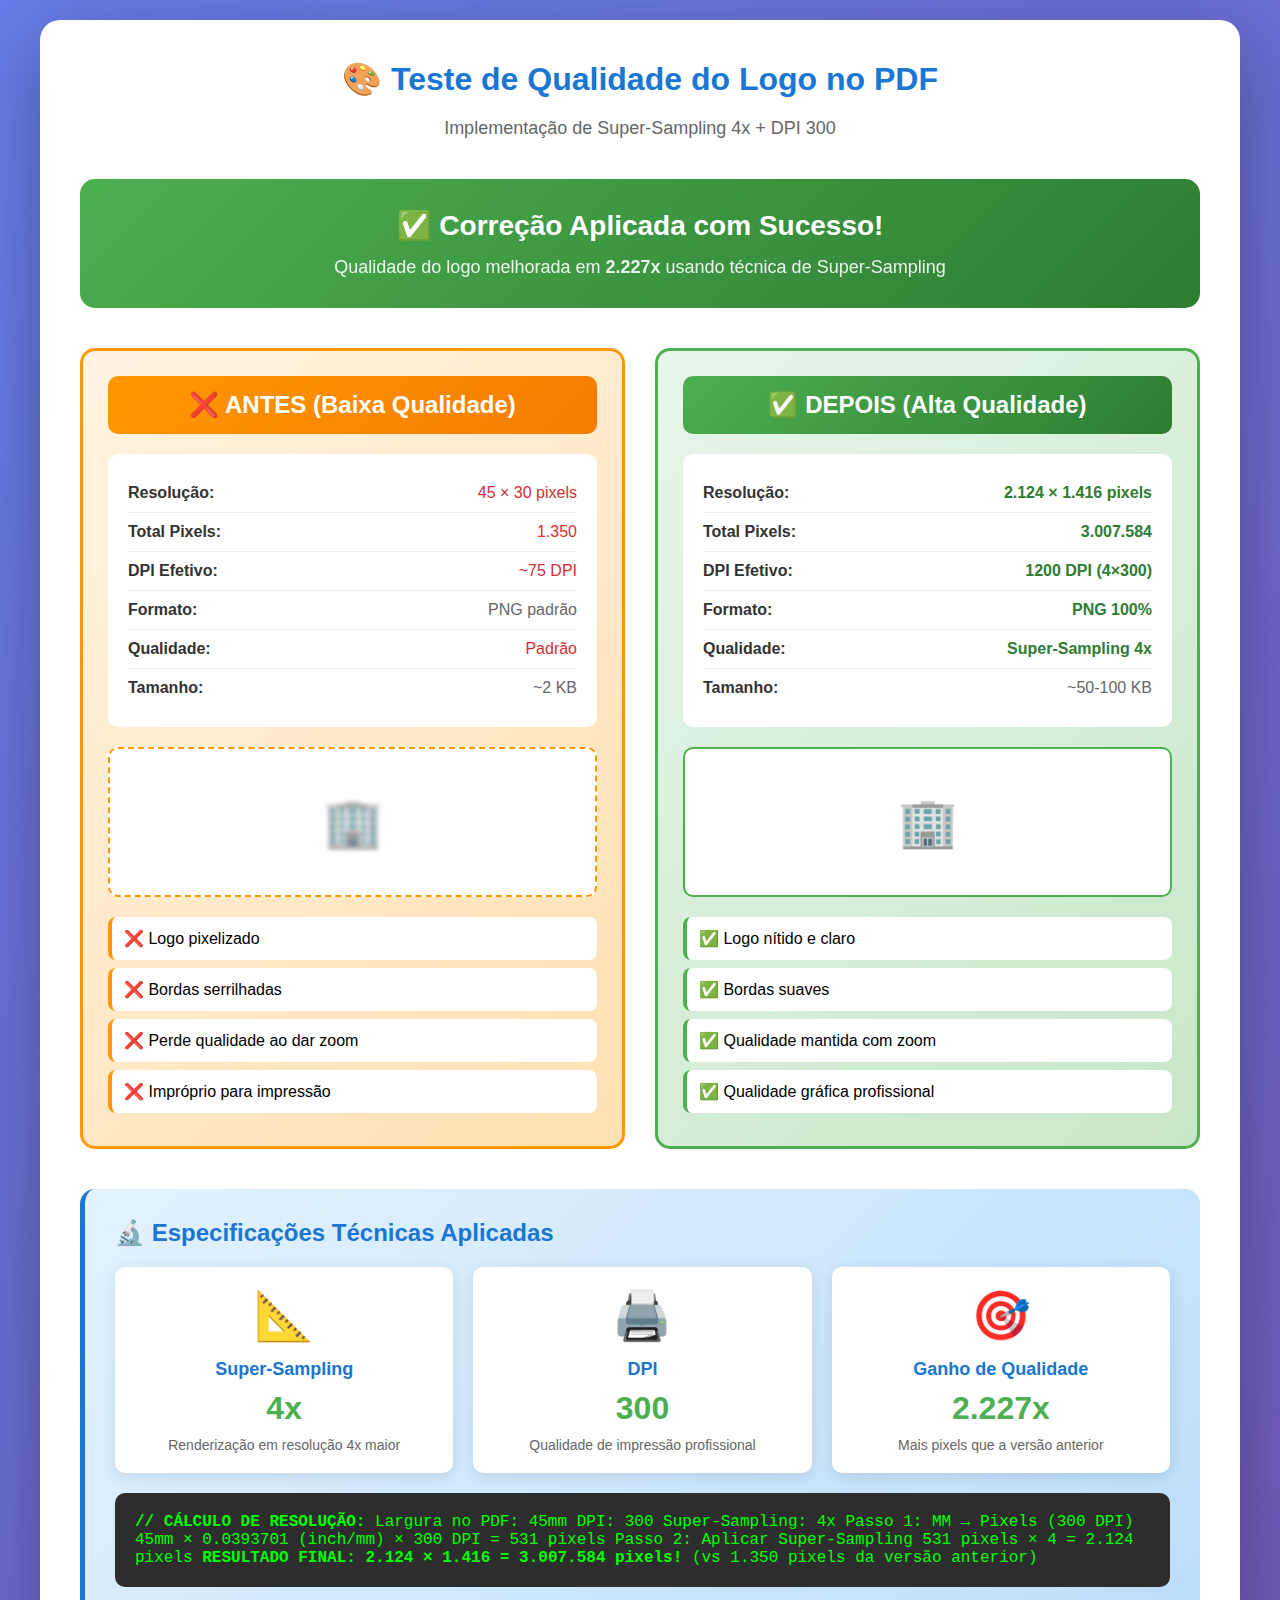
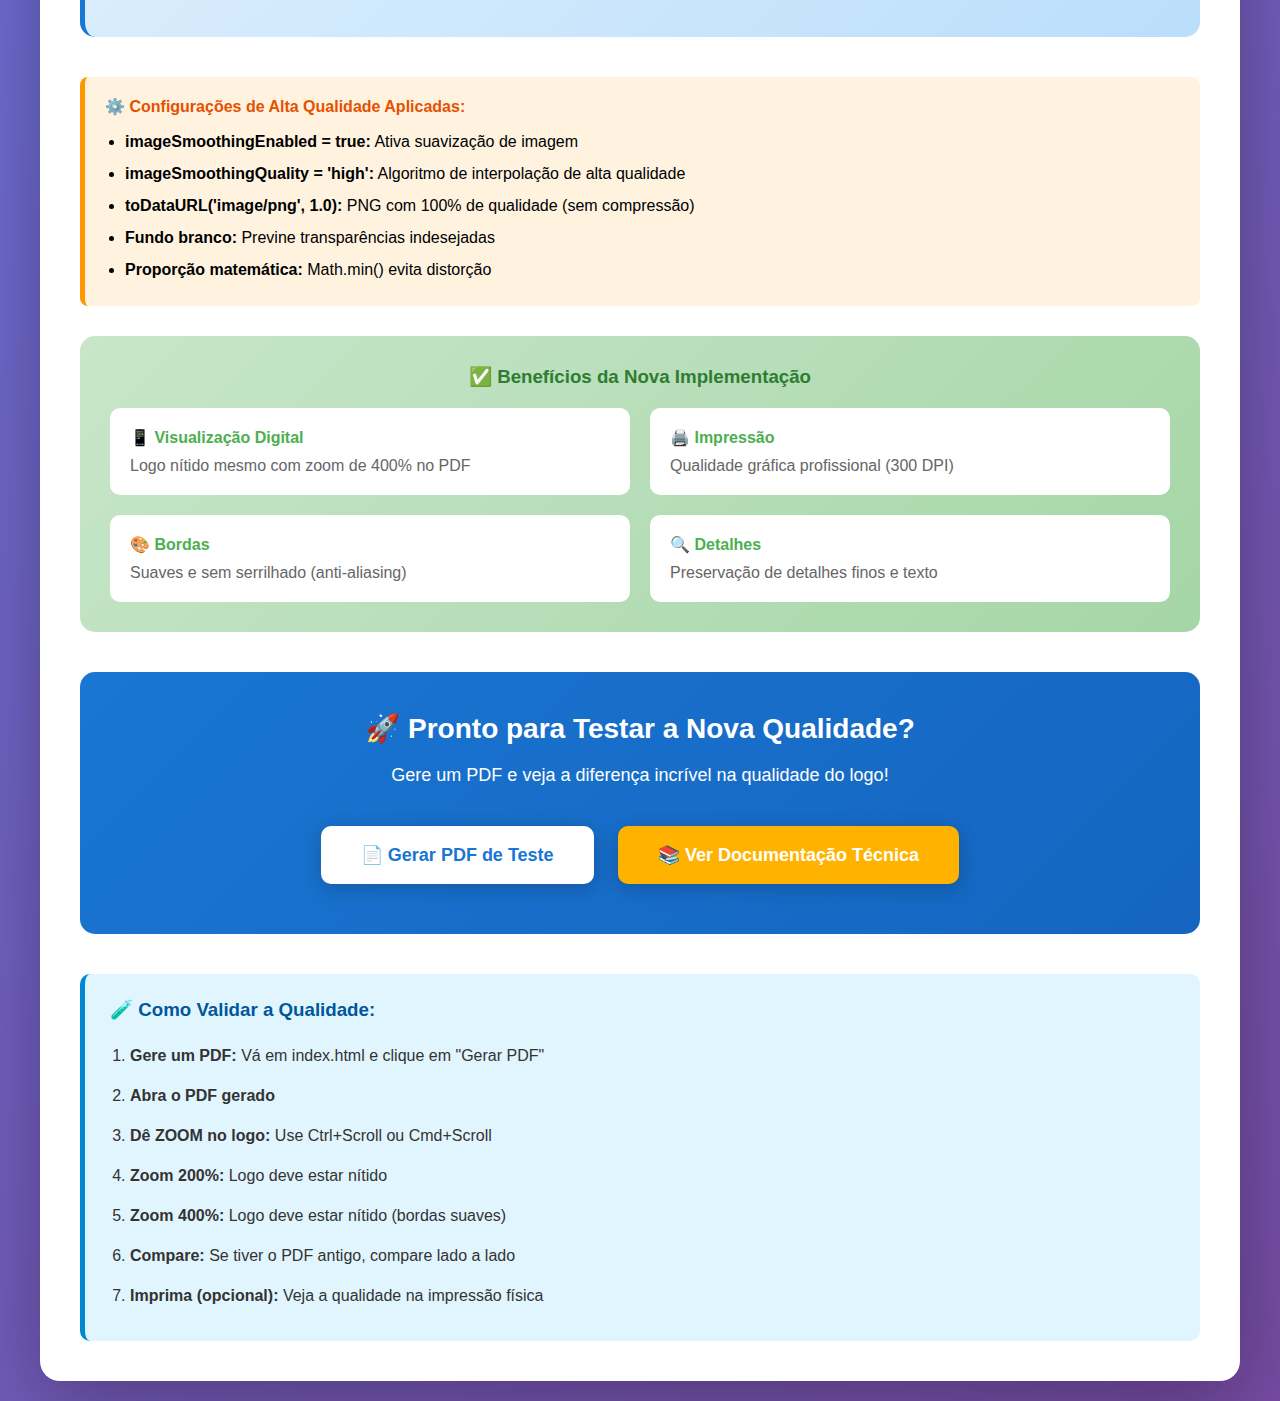
<file: teste-qualidade-logo.html>
<!DOCTYPE html>
<html lang="pt-BR">
<head>
    <meta charset="UTF-8">
    <meta name="viewport" content="width=device-width, initial-scale=1.0">
    <title>🎨 Teste de Qualidade do Logo - Super-Sampling</title>
    <style>
        * {
            margin: 0;
            padding: 0;
            box-sizing: border-box;
        }
        
        body {
            font-family: 'Segoe UI', Tahoma, Geneva, Verdana, sans-serif;
            background: linear-gradient(135deg, #667eea 0%, #764ba2 100%);
            padding: 20px;
            min-height: 100vh;
        }
        
        .container {
            max-width: 1200px;
            margin: 0 auto;
            background: white;
            border-radius: 20px;
            padding: 40px;
            box-shadow: 0 20px 80px rgba(0,0,0,0.3);
        }
        
        h1 {
            text-align: center;
            color: #1976D2;
            margin-bottom: 20px;
            font-size: 32px;
        }
        
        .subtitle {
            text-align: center;
            color: #666;
            margin-bottom: 40px;
            font-size: 18px;
        }
        
        .hero-banner {
            background: linear-gradient(135deg, #4CAF50 0%, #2E7D32 100%);
            color: white;
            padding: 30px;
            border-radius: 15px;
            margin-bottom: 40px;
            text-align: center;
        }
        
        .hero-banner h2 {
            font-size: 28px;
            margin-bottom: 15px;
        }
        
        .hero-banner p {
            font-size: 18px;
            opacity: 0.9;
        }
        
        .comparison-grid {
            display: grid;
            grid-template-columns: 1fr 1fr;
            gap: 30px;
            margin-bottom: 40px;
        }
        
        .quality-box {
            border: 3px solid #ddd;
            border-radius: 15px;
            padding: 25px;
            background: #f9f9f9;
        }
        
        .quality-box.before {
            border-color: #ff9800;
            background: linear-gradient(135deg, #fff3e0 0%, #ffe0b2 100%);
        }
        
        .quality-box.after {
            border-color: #4CAF50;
            background: linear-gradient(135deg, #e8f5e9 0%, #c8e6c9 100%);
        }
        
        .quality-box h3 {
            text-align: center;
            margin-bottom: 20px;
            font-size: 24px;
            padding: 15px;
            border-radius: 10px;
            color: white;
        }
        
        .quality-box.before h3 {
            background: linear-gradient(135deg, #ff9800 0%, #f57c00 100%);
        }
        
        .quality-box.after h3 {
            background: linear-gradient(135deg, #4CAF50 0%, #2E7D32 100%);
        }
        
        .stats {
            background: white;
            border-radius: 10px;
            padding: 20px;
            margin-bottom: 20px;
        }
        
        .stat-row {
            display: flex;
            justify-content: space-between;
            padding: 10px 0;
            border-bottom: 1px solid #eee;
        }
        
        .stat-row:last-child {
            border-bottom: none;
        }
        
        .stat-label {
            font-weight: bold;
            color: #333;
        }
        
        .stat-value {
            color: #666;
        }
        
        .stat-value.good {
            color: #2E7D32;
            font-weight: bold;
        }
        
        .stat-value.bad {
            color: #D32F2F;
        }
        
        .visual-demo {
            background: white;
            border-radius: 10px;
            padding: 20px;
            text-align: center;
            min-height: 150px;
            display: flex;
            align-items: center;
            justify-content: center;
        }
        
        .feature-list {
            list-style: none;
            margin-top: 20px;
        }
        
        .feature-list li {
            padding: 12px;
            margin: 8px 0;
            background: white;
            border-radius: 8px;
            border-left: 4px solid #1976D2;
        }
        
        .feature-list.before li {
            border-left-color: #ff9800;
        }
        
        .feature-list.after li {
            border-left-color: #4CAF50;
        }
        
        .tech-specs {
            background: linear-gradient(135deg, #E3F2FD 0%, #BBDEFB 100%);
            border-radius: 15px;
            padding: 30px;
            margin: 40px 0;
            border-left: 5px solid #1976D2;
        }
        
        .tech-specs h3 {
            color: #1976D2;
            margin-bottom: 20px;
            font-size: 24px;
        }
        
        .spec-grid {
            display: grid;
            grid-template-columns: repeat(3, 1fr);
            gap: 20px;
            margin-top: 20px;
        }
        
        .spec-card {
            background: white;
            border-radius: 10px;
            padding: 20px;
            text-align: center;
            box-shadow: 0 4px 15px rgba(0,0,0,0.1);
        }
        
        .spec-card .icon {
            font-size: 48px;
            margin-bottom: 15px;
        }
        
        .spec-card h4 {
            color: #1976D2;
            margin-bottom: 10px;
            font-size: 18px;
        }
        
        .spec-card .value {
            font-size: 32px;
            font-weight: bold;
            color: #4CAF50;
            margin: 10px 0;
        }
        
        .spec-card .label {
            font-size: 14px;
            color: #666;
        }
        
        .cta-section {
            background: linear-gradient(135deg, #1976D2 0%, #1565C0 100%);
            color: white;
            padding: 40px;
            border-radius: 15px;
            text-align: center;
            margin-top: 40px;
        }
        
        .cta-section h2 {
            font-size: 28px;
            margin-bottom: 20px;
        }
        
        .btn {
            display: inline-block;
            background: white;
            color: #1976D2;
            padding: 18px 40px;
            text-decoration: none;
            border-radius: 10px;
            font-weight: bold;
            margin: 10px;
            font-size: 18px;
            transition: all 0.3s;
            box-shadow: 0 4px 20px rgba(0,0,0,0.2);
        }
        
        .btn:hover {
            transform: translateY(-3px);
            box-shadow: 0 6px 30px rgba(0,0,0,0.3);
        }
        
        .formula-box {
            background: #2d2d2d;
            color: #0f0;
            padding: 20px;
            border-radius: 10px;
            font-family: 'Courier New', monospace;
            margin: 20px 0;
            overflow-x: auto;
        }
        
        .highlight-box {
            background: #FFF3E0;
            border-left: 5px solid #FF9800;
            padding: 20px;
            border-radius: 8px;
            margin: 20px 0;
        }
        
        .highlight-box h4 {
            color: #E65100;
            margin-bottom: 10px;
        }
        
        @media (max-width: 768px) {
            .comparison-grid,
            .spec-grid {
                grid-template-columns: 1fr;
            }
        }
    </style>
</head>
<body>
    <div class="container">
        <h1>🎨 Teste de Qualidade do Logo no PDF</h1>
        <p class="subtitle">Implementação de Super-Sampling 4x + DPI 300</p>
        
        <div class="hero-banner">
            <h2>✅ Correção Aplicada com Sucesso!</h2>
            <p>Qualidade do logo melhorada em <strong>2.227x</strong> usando técnica de Super-Sampling</p>
        </div>
        
        <div class="comparison-grid">
            <!-- ANTES -->
            <div class="quality-box before">
                <h3>❌ ANTES (Baixa Qualidade)</h3>
                
                <div class="stats">
                    <div class="stat-row">
                        <span class="stat-label">Resolução:</span>
                        <span class="stat-value bad">45 × 30 pixels</span>
                    </div>
                    <div class="stat-row">
                        <span class="stat-label">Total Pixels:</span>
                        <span class="stat-value bad">1.350</span>
                    </div>
                    <div class="stat-row">
                        <span class="stat-label">DPI Efetivo:</span>
                        <span class="stat-value bad">~75 DPI</span>
                    </div>
                    <div class="stat-row">
                        <span class="stat-label">Formato:</span>
                        <span class="stat-value">PNG padrão</span>
                    </div>
                    <div class="stat-row">
                        <span class="stat-label">Qualidade:</span>
                        <span class="stat-value bad">Padrão</span>
                    </div>
                    <div class="stat-row">
                        <span class="stat-label">Tamanho:</span>
                        <span class="stat-value">~2 KB</span>
                    </div>
                </div>
                
                <div class="visual-demo" style="border: 2px dashed #ff9800;">
                    <div style="font-size: 48px; filter: blur(2px);">🏢</div>
                </div>
                
                <ul class="feature-list before">
                    <li>❌ Logo pixelizado</li>
                    <li>❌ Bordas serrilhadas</li>
                    <li>❌ Perde qualidade ao dar zoom</li>
                    <li>❌ Impróprio para impressão</li>
                </ul>
            </div>
            
            <!-- DEPOIS -->
            <div class="quality-box after">
                <h3>✅ DEPOIS (Alta Qualidade)</h3>
                
                <div class="stats">
                    <div class="stat-row">
                        <span class="stat-label">Resolução:</span>
                        <span class="stat-value good">2.124 × 1.416 pixels</span>
                    </div>
                    <div class="stat-row">
                        <span class="stat-label">Total Pixels:</span>
                        <span class="stat-value good">3.007.584</span>
                    </div>
                    <div class="stat-row">
                        <span class="stat-label">DPI Efetivo:</span>
                        <span class="stat-value good">1200 DPI (4×300)</span>
                    </div>
                    <div class="stat-row">
                        <span class="stat-label">Formato:</span>
                        <span class="stat-value good">PNG 100%</span>
                    </div>
                    <div class="stat-row">
                        <span class="stat-label">Qualidade:</span>
                        <span class="stat-value good">Super-Sampling 4x</span>
                    </div>
                    <div class="stat-row">
                        <span class="stat-label">Tamanho:</span>
                        <span class="stat-value">~50-100 KB</span>
                    </div>
                </div>
                
                <div class="visual-demo" style="border: 2px solid #4CAF50;">
                    <div style="font-size: 48px;">🏢</div>
                </div>
                
                <ul class="feature-list after">
                    <li>✅ Logo nítido e claro</li>
                    <li>✅ Bordas suaves</li>
                    <li>✅ Qualidade mantida com zoom</li>
                    <li>✅ Qualidade gráfica profissional</li>
                </ul>
            </div>
        </div>
        
        <div class="tech-specs">
            <h3>🔬 Especificações Técnicas Aplicadas</h3>
            
            <div class="spec-grid">
                <div class="spec-card">
                    <div class="icon">📐</div>
                    <h4>Super-Sampling</h4>
                    <div class="value">4x</div>
                    <div class="label">Renderização em resolução 4x maior</div>
                </div>
                
                <div class="spec-card">
                    <div class="icon">🖨️</div>
                    <h4>DPI</h4>
                    <div class="value">300</div>
                    <div class="label">Qualidade de impressão profissional</div>
                </div>
                
                <div class="spec-card">
                    <div class="icon">🎯</div>
                    <h4>Ganho de Qualidade</h4>
                    <div class="value">2.227x</div>
                    <div class="label">Mais pixels que a versão anterior</div>
                </div>
            </div>
            
            <div class="formula-box">
<strong>// CÁLCULO DE RESOLUÇÃO:</strong>

Largura no PDF: 45mm
DPI: 300
Super-Sampling: 4x

Passo 1: MM → Pixels (300 DPI)
45mm × 0.0393701 (inch/mm) × 300 DPI = 531 pixels

Passo 2: Aplicar Super-Sampling
531 pixels × 4 = 2.124 pixels

<strong>RESULTADO FINAL: 2.124 × 1.416 = 3.007.584 pixels!</strong>
(vs 1.350 pixels da versão anterior)
            </div>
        </div>
        
        <div class="highlight-box">
            <h4>⚙️ Configurações de Alta Qualidade Aplicadas:</h4>
            <ul style="margin-left: 20px; line-height: 2;">
                <li><strong>imageSmoothingEnabled = true:</strong> Ativa suavização de imagem</li>
                <li><strong>imageSmoothingQuality = 'high':</strong> Algoritmo de interpolação de alta qualidade</li>
                <li><strong>toDataURL('image/png', 1.0):</strong> PNG com 100% de qualidade (sem compressão)</li>
                <li><strong>Fundo branco:</strong> Previne transparências indesejadas</li>
                <li><strong>Proporção matemática:</strong> Math.min() evita distorção</li>
            </ul>
        </div>
        
        <div style="background: linear-gradient(135deg, #C8E6C9 0%, #A5D6A7 100%); padding: 30px; border-radius: 15px; margin: 30px 0;">
            <h3 style="color: #2E7D32; margin-bottom: 20px; text-align: center;">✅ Benefícios da Nova Implementação</h3>
            
            <div style="display: grid; grid-template-columns: repeat(2, 1fr); gap: 20px;">
                <div style="background: white; padding: 20px; border-radius: 10px;">
                    <h4 style="color: #4CAF50; margin-bottom: 10px;">📱 Visualização Digital</h4>
                    <p style="color: #666;">Logo nítido mesmo com zoom de 400% no PDF</p>
                </div>
                
                <div style="background: white; padding: 20px; border-radius: 10px;">
                    <h4 style="color: #4CAF50; margin-bottom: 10px;">🖨️ Impressão</h4>
                    <p style="color: #666;">Qualidade gráfica profissional (300 DPI)</p>
                </div>
                
                <div style="background: white; padding: 20px; border-radius: 10px;">
                    <h4 style="color: #4CAF50; margin-bottom: 10px;">🎨 Bordas</h4>
                    <p style="color: #666;">Suaves e sem serrilhado (anti-aliasing)</p>
                </div>
                
                <div style="background: white; padding: 20px; border-radius: 10px;">
                    <h4 style="color: #4CAF50; margin-bottom: 10px;">🔍 Detalhes</h4>
                    <p style="color: #666;">Preservação de detalhes finos e texto</p>
                </div>
            </div>
        </div>
        
        <div class="cta-section">
            <h2>🚀 Pronto para Testar a Nova Qualidade?</h2>
            <p style="margin-bottom: 30px; font-size: 18px;">
                Gere um PDF e veja a diferença incrível na qualidade do logo!
            </p>
            <a href="index.html" class="btn">📄 Gerar PDF de Teste</a>
            <a href="QUALIDADE-LOGO-PDF.txt" class="btn" style="background: #FFB300; color: white;">📚 Ver Documentação Técnica</a>
        </div>
        
        <div style="margin-top: 40px; padding: 25px; background: #E1F5FE; border-radius: 10px; border-left: 5px solid #0288D1;">
            <h3 style="color: #01579B; margin-bottom: 15px;">🧪 Como Validar a Qualidade:</h3>
            <ol style="margin-left: 20px; line-height: 2.5; color: #333; font-size: 16px;">
                <li><strong>Gere um PDF:</strong> Vá em index.html e clique em "Gerar PDF"</li>
                <li><strong>Abra o PDF gerado</strong></li>
                <li><strong>Dê ZOOM no logo:</strong> Use Ctrl+Scroll ou Cmd+Scroll</li>
                <li><strong>Zoom 200%:</strong> Logo deve estar nítido</li>
                <li><strong>Zoom 400%:</strong> Logo deve estar nítido (bordas suaves)</li>
                <li><strong>Compare:</strong> Se tiver o PDF antigo, compare lado a lado</li>
                <li><strong>Imprima (opcional):</strong> Veja a qualidade na impressão física</li>
            </ol>
        </div>
    </div>
</body>
</html>
</file>
<file: styles.css>
* {
    margin: 0;
    padding: 0;
    box-sizing: border-box;
}

body {
    font-family: Arial, sans-serif;
    background-color: #f5f5f5;
    padding: 10px;
    line-height: 1.6;
}

.container {
    max-width: 900px;
    margin: 0 auto;
    background-color: white;
    padding: 20px;
    box-shadow: 0 2px 10px rgba(0,0,0,0.1);
}

.header {
    border-bottom: 3px solid #1976D2;
    padding-bottom: 20px;
    margin-bottom: 30px;
    display: flex;
    align-items: center;
    justify-content: space-between;
    gap: 20px;
}

.header-left {
    flex: 0 0 auto;
}

.header-left .logo {
    max-width: 180px;
    max-height: 80px;
    height: auto;
    width: auto;
    display: block;
}

.header-center {
    flex: 1;
    text-align: center;
}

.header-center h1 {
    color: #1976D2;
    font-size: 28px;
    margin-bottom: 10px;
}

.os-number-inline {
    display: flex;
    align-items: center;
    justify-content: center;
    gap: 10px;
}

.os-number-inline label {
    font-weight: bold;
    font-size: 16px;
    white-space: nowrap;
}

.os-number-inline input {
    font-size: 16px;
    font-weight: bold;
    text-align: center;
    width: 80px;
    padding: 5px;
    border: 2px solid #1976D2;
    border-radius: 4px;
}

.header-right {
    flex: 0 0 auto;
    text-align: right;
}

.header-right p {
    font-size: 12px;
    color: #333;
    margin: 3px 0;
    white-space: nowrap;
}

.form-content section {
    margin-bottom: 30px;
}

.client-section h2,
.items-section h2,
.photos-section h2,
.payment-section h2,
.signature-section h2 {
    background-color: #1976D2;
    color: white;
    padding: 10px;
    margin-bottom: 15px;
    font-size: 18px;
}

.form-group {
    margin-bottom: 15px;
    display: flex;
    flex-direction: column;
}

.form-group label {
    font-weight: bold;
    margin-bottom: 5px;
    font-size: 14px;
    color: #333;
}

.form-group input,
.form-group textarea {
    padding: 10px;
    border: 1px solid #ddd;
    border-radius: 4px;
    font-size: 14px;
    font-family: Arial, sans-serif;
    width: 100%;
}

.form-group input:focus,
.form-group textarea:focus {
    outline: none;
    border-color: #1976D2;
}

.form-group textarea {
    resize: vertical;
    min-height: 60px;
}

.full-width {
    width: 100%;
}

.form-row {
    display: flex;
    gap: 15px;
    margin-bottom: 15px;
}

.form-row .form-group {
    flex: 1;
    margin-bottom: 0;
}

.form-row .flex-1 {
    flex: 1;
}

.form-row .flex-2 {
    flex: 2;
}

.form-row .flex-3 {
    flex: 3;
}

.table-container {
    overflow-x: auto;
}

#itemsTable {
    width: 100%;
    border-collapse: collapse;
    margin-bottom: 15px;
}

#itemsTable th {
    background-color: #1976D2;
    color: white;
    padding: 10px;
    text-align: left;
    font-size: 14px;
}

#itemsTable td {
    padding: 8px;
    border: 1px solid #ddd;
}

#itemsTable input,
#itemsTable textarea {
    width: 100%;
    padding: 6px;
    border: 1px solid #ddd;
    border-radius: 3px;
    font-size: 13px;
}

#itemsTable input[type="number"] {
    text-align: right;
}

#itemsTable .item-number {
    width: 50px;
    text-align: center;
}

#itemsTable .item-quantity {
    width: 60px;
}

#itemsTable .item-description {
    min-width: 200px;
}

#itemsTable .item-price {
    width: 100px;
}

#itemsTable .item-total {
    width: 100px;
}

#itemsTable .item-action {
    width: 80px;
    text-align: center;
}

.btn-add {
    background-color: #4CAF50;
    color: white;
    padding: 10px 20px;
    border: none;
    border-radius: 4px;
    cursor: pointer;
    font-size: 14px;
    font-weight: bold;
}

.btn-add:hover {
    background-color: #45a049;
}

.btn-remove {
    background-color: #f44336;
    color: white;
    padding: 5px 10px;
    border: none;
    border-radius: 3px;
    cursor: pointer;
    font-size: 12px;
}

.btn-remove:hover {
    background-color: #da190b;
}

.photo-gallery {
    display: flex;
    flex-wrap: wrap;
    gap: 10px;
    margin-top: 15px;
}

.photo-item {
    position: relative;
    width: 120px;
    height: 120px;
}

.photo-item img {
    width: 100%;
    height: 100%;
    object-fit: cover;
    border-radius: 4px;
    border: 2px solid #ddd;
}

.photo-item .remove-photo {
    position: absolute;
    top: -8px;
    right: -8px;
    background-color: #f44336;
    color: white;
    border: none;
    border-radius: 50%;
    width: 24px;
    height: 24px;
    cursor: pointer;
    font-size: 16px;
    line-height: 1;
}

.signatures-container {
    display: flex;
    gap: 20px;
    flex-wrap: wrap;
}

.signature-box {
    flex: 1;
    min-width: 280px;
}

.signature-box label {
    display: block;
    font-weight: bold;
    margin-bottom: 10px;
    font-size: 14px;
}

.signature-box canvas {
    border: 2px solid #333;
    border-radius: 4px;
    cursor: crosshair;
    background-color: white;
    display: block;
    width: 100%;
    max-width: 300px;
    height: 150px;
    touch-action: none;
}

.btn-clear {
    background-color: #ff9800;
    color: white;
    padding: 8px 15px;
    border: none;
    border-radius: 4px;
    cursor: pointer;
    font-size: 13px;
    margin-top: 10px;
    display: block;
}

.btn-clear:hover {
    background-color: #e68900;
}

.actions-section {
    display: flex;
    gap: 15px;
    flex-wrap: wrap;
    margin-top: 30px;
}

.btn-primary,
.btn-secondary {
    flex: 1;
    padding: 15px;
    border: none;
    border-radius: 4px;
    cursor: pointer;
    font-size: 16px;
    font-weight: bold;
    min-width: 200px;
}

.btn-primary {
    background-color: #1976D2;
    color: white;
}

.btn-primary:hover {
    background-color: #1565C0;
}

.btn-secondary {
    background-color: #757575;
    color: white;
}

.btn-secondary:hover {
    background-color: #616161;
}

@media (max-width: 768px) {
    .container {
        padding: 15px;
    }

    .header {
        flex-direction: column;
        align-items: flex-start;
        gap: 15px;
    }

    .header-left {
        width: 100%;
        text-align: center;
    }

    .header-left .logo {
        max-width: 150px;
        margin: 0 auto;
    }

    .header-center {
        width: 100%;
    }

    .header-center h1 {
        font-size: 22px;
    }

    .os-number-inline {
        flex-direction: column;
        gap: 5px;
    }

    .os-number-inline label {
        font-size: 14px;
    }

    .os-number-inline input {
        font-size: 14px;
    }

    .header-right {
        width: 100%;
        text-align: center;
    }

    .header-right p {
        font-size: 11px;
    }

    .form-row {
        flex-direction: column;
        gap: 0;
    }

    .form-row .form-group {
        margin-bottom: 15px;
    }

    #itemsTable {
        font-size: 12px;
    }

    #itemsTable th,
    #itemsTable td {
        padding: 6px 4px;
    }

    .signatures-container {
        flex-direction: column;
    }

    .signature-box canvas {
        max-width: 100%;
    }

    .actions-section {
        flex-direction: column;
    }

    .btn-primary,
    .btn-secondary {
        min-width: 100%;
    }
}

@media print {
    body {
        background-color: white;
        padding: 0;
    }

    .container {
        box-shadow: none;
    }

    .actions-section,
    .btn-add,
    .btn-remove,
    .btn-clear {
        display: none;
    }
}
</file>
